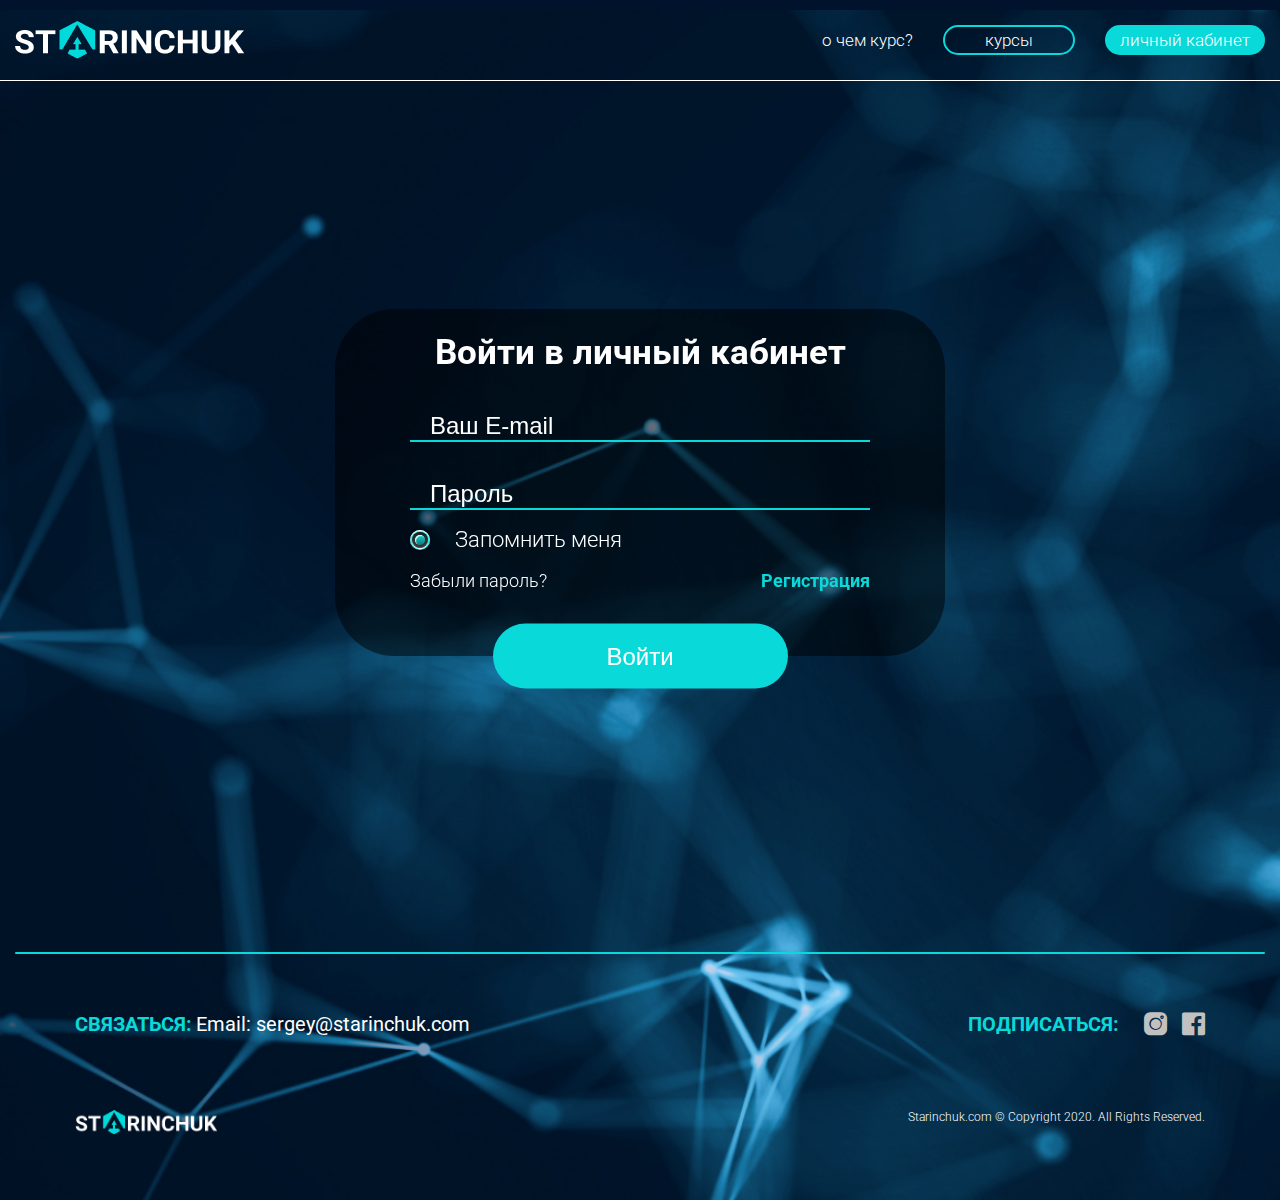
<file: cabinet.html>
<!DOCTYPE html>
<html lang="en">

<head>
    <meta charset="UTF-8">
    <meta name="viewport" content="width=device-width, initial-scale=1.0">
    <title>STARINCHUK</title>

    <link rel="stylesheet" href="./libs/Bootstrap-grid/bootstrap-grid.min.css">
    <link rel="stylesheet" href="./css/style.css">
    <link rel="stylesheet" href="./css/media.css">
    <link
        href="https://fonts.googleapis.com/css2?family=Roboto:ital,wght@0,100;0,300;0,400;0,500;0,700;0,900;1,100;1,300;1,400;1,500;1,700;1,900&display=swap"
        rel="stylesheet">
    <link rel="stylesheet" href="./fonts/font-awesome-4.7.0/css/font-awesome.css">
    <link rel="stylesheet" href="./fonts/ico-svg/style.css">

    <link rel="apple-touch-icon" sizes="57x57" href="./images/favicon/apple-icon-57x57.png">
    <link rel="apple-touch-icon" sizes="60x60" href="./images/favicon/apple-icon-60x60.png">
    <link rel="apple-touch-icon" sizes="72x72" href="./images/favicon/apple-icon-72x72.png">
    <link rel="apple-touch-icon" sizes="76x76" href="./images/favicon/apple-icon-76x76.png">
    <link rel="apple-touch-icon" sizes="114x114" href="./images/favicon/apple-icon-114x114.png">
    <link rel="apple-touch-icon" sizes="120x120" href="./images/favicon/apple-icon-120x120.png">
    <link rel="apple-touch-icon" sizes="144x144" href="./images/favicon/apple-icon-144x144.png">
    <link rel="apple-touch-icon" sizes="152x152" href="./images/favicon/apple-icon-152x152.png">
    <link rel="apple-touch-icon" sizes="180x180" href="./images/favicon/apple-icon-180x180.png">
    <link rel="icon" type="image/png" sizes="192x192" href="./images/favicon/android-icon-192x192.png">
    <link rel="icon" type="image/png" sizes="32x32" href="./images/favicon/favicon-32x32.png">
    <link rel="icon" type="image/png" sizes="96x96" href="./images/favicon/favicon-96x96.png">
    <link rel="icon" type="image/png" sizes="16x16" href="./images/favicon/favicon-16x16.png">
    <link rel="stylesheet" href="https://stackpath.bootstrapcdn.com/font-awesome/4.7.0/css/font-awesome.min.css">
    <link rel="manifest" href="./images/favicon/manifest.json">
    <meta name="msapplication-TileColor" content="#ffffff">
    <meta name="msapplication-TileImage" content="./images/favicon/ms-icon-144x144.png">
    <meta name="theme-color" content="#ffffff">
</head>

<!-- body font-family: Roboto and background  color is #00122C -->

<body>

    <menu>
        <ul>
            <li><a class="menu__cabinet" href="./cabinet.html"><span>Личный кабинет</span></a></li>
            <li><a class="menu__about" href="#more">О чем курс?</a></li>
            <li><a class="menu__course" href="./media.html"><span>Курсы</span> </a></li>

        </ul>
    </menu>
    <!-- wrap-->
    <div class="wrapper">

        <!-- header -->
        <header>
            <div class="container">
                <!-- left side navbar -->
                <div class="navbar-own">
                    <!-- logo -->
                    <div class="navbar-own__logo">

                        <a href="./index.html"><img src="./images/logo/starinchuk_header_logo.png"
                                alt="здесь логотип сайта"></a>
                    </div>
                    <!-- right side navbar -->
                    <div class="navbar-own__right">
                        <a href="./index.html#more">о чем курс?</a>

                        <!-- there is a hover effect here! -->
                        <a class="navbar-button__effect" href="./media.html"><span>курсы</span> </a>
                        <a class="navbar-button__cabinet" href="./cabinet.html"><span>личный кабинет</span></a>
                    </div>
                    <div class="navbar-own__bars">
                        <a id="menu-button" class="menu__button" href="#"><span></span></a>
                    </div>
                </div>
            </div>
        </header>
        <!-- section banner in this class have a background -->
        <section class="login-home">
            <div class="login-main">
                <div class="container">

                    <div class="row justify-content-center">
                        <div class="col-xl-6 col-lg-6 col-md-6 col-sm-6 col-xs-6">
                            <div class="login__items">
                               <div class="login">
                                <form name="loginform" id="loginform" action=""
                                    method="post">
                                    <h3>Войти в личный  кабинет </h3>
                                    <label>
                                        <input type="email" name="log" autocomplete="off" id="user_login" placeholder="Ваш E-mail"/></label>
                                    <label>
                                        <input type="password" name="pwd" id="user_pass" placeholder="Пароль"/></label>
                                        <div class="checkbox">
                                            <div class="roundedOne">
                                                <input type="checkbox" value="None" id="roundedOne" name="check" checked />
                                                <label for="roundedOne"></label>
                                              </div>
                                              <div class="rememberme">
                                                <span>Запомнить меня</span> 
                                              </div>
                                        </div>
                                        <div class="check_in">
                                            <a href="./forgotpass.html">Забыли пароль?</a>
                                            <a href="./checkin.html">Регистрация</a>
                                        </div>
                                    <input type="submit" name="submit" id="submit" value="Войти" />
                                    <input type="hidden" name="redirect_to"
                                        value=""/>
                                    <input type="hidden" name="testcookie" value="1" />
                                </form>
                               </div>
                               
                            </div>
                        </div>
                    </div>
                </div>

            </div>
        </section>
        <!-- footer -->
        <footer class="footer-cabinet">
            <div class="container">
                <div class="footer-main">
                    <div class="footer-main__contact">
                        <span>СВЯЗАТЬСЯ:</span>
                        <small><small>Email:</small>
                            <a href="mailto:sergey@starinchuk.com">sergey@starinchuk.com</a></small>
                    </div>
                    <div class="footer-main__social">
                        <span>ПОДПИСАТЬСЯ:</span>
                        <a href="https://www.instagram.com/starinchuk.sergey/"><i class="icon-instagram-1"></i></a>
                        <a href="https://www.facebook.com/StarincukUAEbusiness"><i class="icon-facebook-1"></i></a>

                    </div>

                </div>
                <div class="footer-copyright">
                    <div class="footer__logo">
                        <a href="./index.html"><img src="./images/logo/starinchuk_footer_logo.png" alt=""></a>
                    </div>
                    <span>Starinchuk.com © Copyright 2020. All Rights Reserved.</span>

                </div>
            </div>
        </footer>

    </div>



    <script src="./libs/jquery/jquery.min.js"></script>
    <script src="js/script.js"></script>
    <script src="./js/main.js"></script>
    <script src="./js/close.js"></script>
</body>

</html>
</file>
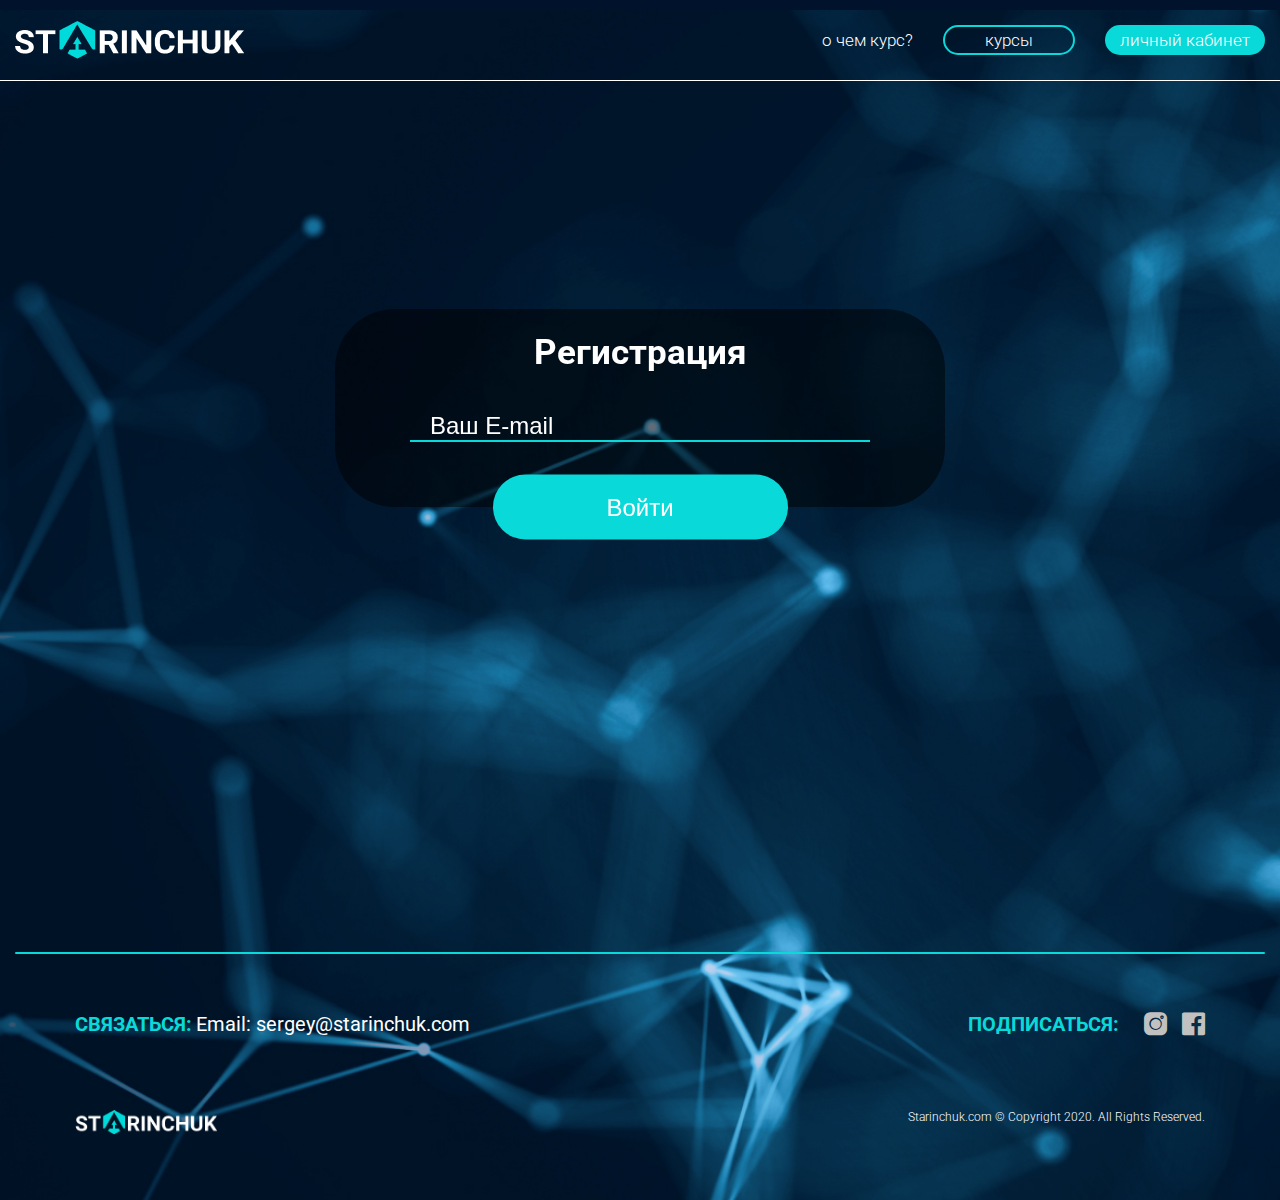
<file: checkin.html>
<!DOCTYPE html>
<html lang="en">

<head>
    <meta charset="UTF-8">
    <meta name="viewport" content="width=device-width, initial-scale=1.0">
    <title>STARINCHUK</title>

    <link rel="stylesheet" href="./libs/Bootstrap-grid/bootstrap-grid.min.css">
    <link rel="stylesheet" href="./css/style.css">
    <link rel="stylesheet" href="./css/media.css">
    <link
        href="https://fonts.googleapis.com/css2?family=Roboto:ital,wght@0,100;0,300;0,400;0,500;0,700;0,900;1,100;1,300;1,400;1,500;1,700;1,900&display=swap"
        rel="stylesheet">
    <link rel="stylesheet" href="./fonts/font-awesome-4.7.0/css/font-awesome.css">
    <link rel="stylesheet" href="./fonts/ico-svg/style.css">

    <link rel="apple-touch-icon" sizes="57x57" href="./images/favicon/apple-icon-57x57.png">
    <link rel="apple-touch-icon" sizes="60x60" href="./images/favicon/apple-icon-60x60.png">
    <link rel="apple-touch-icon" sizes="72x72" href="./images/favicon/apple-icon-72x72.png">
    <link rel="apple-touch-icon" sizes="76x76" href="./images/favicon/apple-icon-76x76.png">
    <link rel="apple-touch-icon" sizes="114x114" href="./images/favicon/apple-icon-114x114.png">
    <link rel="apple-touch-icon" sizes="120x120" href="./images/favicon/apple-icon-120x120.png">
    <link rel="apple-touch-icon" sizes="144x144" href="./images/favicon/apple-icon-144x144.png">
    <link rel="apple-touch-icon" sizes="152x152" href="./images/favicon/apple-icon-152x152.png">
    <link rel="apple-touch-icon" sizes="180x180" href="./images/favicon/apple-icon-180x180.png">
    <link rel="icon" type="image/png" sizes="192x192" href="./images/favicon/android-icon-192x192.png">
    <link rel="icon" type="image/png" sizes="32x32" href="./images/favicon/favicon-32x32.png">
    <link rel="icon" type="image/png" sizes="96x96" href="./images/favicon/favicon-96x96.png">
    <link rel="icon" type="image/png" sizes="16x16" href="./images/favicon/favicon-16x16.png">
    <link rel="stylesheet" href="https://stackpath.bootstrapcdn.com/font-awesome/4.7.0/css/font-awesome.min.css">
    <link rel="manifest" href="./images/favicon/manifest.json">
    <meta name="msapplication-TileColor" content="#ffffff">
    <meta name="msapplication-TileImage" content="./images/favicon/ms-icon-144x144.png">
    <meta name="theme-color" content="#ffffff">
</head>

<!-- body font-family: Roboto and background  color is #00122C -->

<body>

    <menu>
        <ul>
            <li><a class="menu__cabinet" href="./cabinet.html"><span>Личный кабинет</span></a></li>
            <li><a class="menu__about" href="#more">О чем курс?</a></li>
            <li><a class="menu__course" href="./media.html"><span>Курсы</span> </a></li>

        </ul>
    </menu>
    <!-- wrap-->
    <div class="wrapper">

        <!-- header -->
        <header>
            <div class="container">
                <!-- left side navbar -->
                <div class="navbar-own">
                    <!-- logo -->
                    <div class="navbar-own__logo">

                        <a href="./index.html"><img src="./images/logo/starinchuk_header_logo.png"
                                alt="здесь логотип сайта"></a>
                    </div>
                    <!-- right side navbar -->
                    <div class="navbar-own__right">
                        <a href="./index.html#more">о чем курс?</a>

                        <!-- there is a hover effect here! -->
                        <a class="navbar-button__effect" href="./media.html"><span>курсы</span> </a>
                        <a class="navbar-button__cabinet" href="./cabinet.html"><span>личный кабинет</span></a>
                    </div>
                    <div class="navbar-own__bars">
                        <a id="menu-button" class="menu__button" href="#"><span></span></a>
                    </div>
                </div>
            </div>
        </header>
        <!-- section banner in this class have a background -->
        <section class="login-home">
            <div class="login-main">
                <div class="container">

                    <div class="row justify-content-center">
                        <div class="col-xl-6 col-lg-6 col-md-6 col-sm-6 col-xs-6">
                            <div class="login__items">
                                <div class="login">
                                    <form name="loginform" id="loginform" action="" method="post">
                                        <h3>Регистрация</h3>
                                        <label>
                                            <input type="email" name="log" autocomplete="off" id="user_login"
                                                placeholder="Ваш E-mail" /></label>
                                        <input type="submit" name="submit" id="submit" value="Войти" />
                                        <input type="hidden" name="redirect_to" value="" />
                                        <input type="hidden" name="testcookie" value="1" />
                                    </form>
                                </div>

                            </div>
                        </div>
                    </div>
                </div>

            </div>
        </section>
        <!-- footer -->
        <footer class="footer-cabinet">
            <div class="container">
                <div class="footer-main">
                    <div class="footer-main__contact">
                        <span>СВЯЗАТЬСЯ:</span>
                        <small><small>Email:</small>
                            <a href="mailto:sergey@starinchuk.com">sergey@starinchuk.com</a></small>
                    </div>
                    <div class="footer-main__social">
                        <span>ПОДПИСАТЬСЯ:</span>
                        <a href="https://www.instagram.com/starinchuk.sergey/"><i class="icon-instagram-1"></i></a>
                        <a href="https://www.facebook.com/StarincukUAEbusiness"><i class="icon-facebook-1"></i></a>

                    </div>

                </div>
                <div class="footer-copyright">
                    <div class="footer__logo">
                        <a href="./index.html"><img src="./images/logo/starinchuk_footer_logo.png" alt=""></a>
                    </div>
                    <span>Starinchuk.com © Copyright 2020. All Rights Reserved.</span>

                </div>
            </div>
        </footer>

    </div>



    <script src="./libs/jquery/jquery.min.js"></script>
    <script src="js/script.js"></script>
    <script src="./js/main.js"></script>
    <script src="./js/close.js"></script>
</body>

</html>
</file>
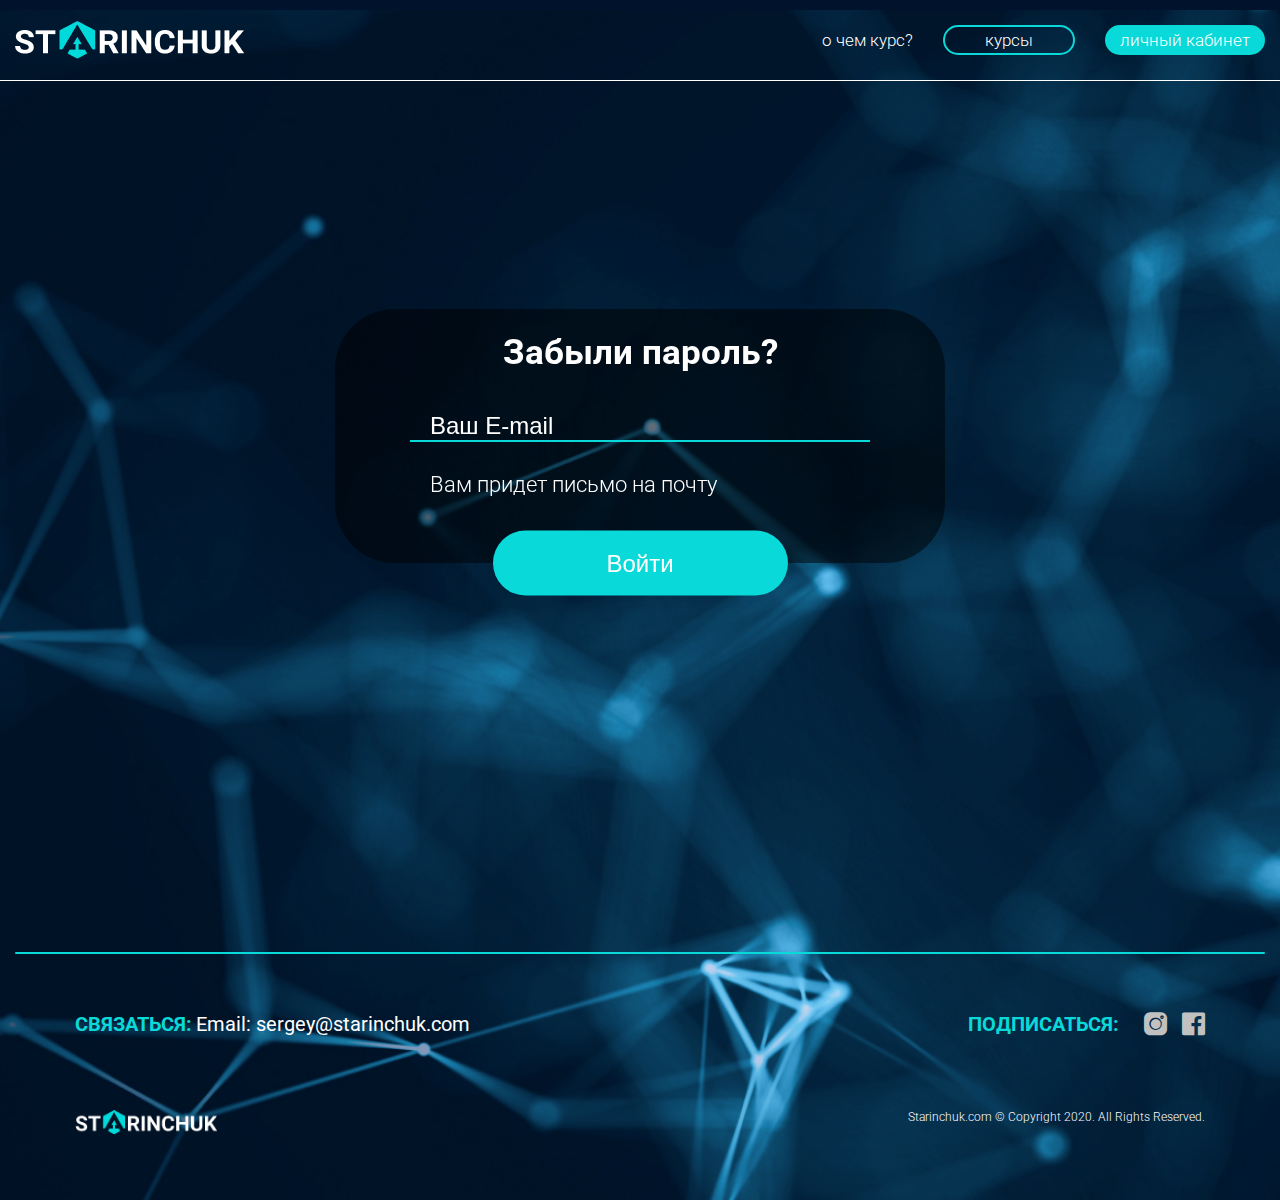
<file: forgotpass.html>
<!DOCTYPE html>
<html lang="en">

<head>
    <meta charset="UTF-8">
    <meta name="viewport" content="width=device-width, initial-scale=1.0">
    <title>STARINCHUK</title>

    <link rel="stylesheet" href="./libs/Bootstrap-grid/bootstrap-grid.min.css">
    <link rel="stylesheet" href="./css/style.css">
    <link rel="stylesheet" href="./css/media.css">
    <link
        href="https://fonts.googleapis.com/css2?family=Roboto:ital,wght@0,100;0,300;0,400;0,500;0,700;0,900;1,100;1,300;1,400;1,500;1,700;1,900&display=swap"
        rel="stylesheet">
    <link rel="stylesheet" href="./fonts/font-awesome-4.7.0/css/font-awesome.css">
    <link rel="stylesheet" href="./fonts/ico-svg/style.css">

    <link rel="apple-touch-icon" sizes="57x57" href="./images/favicon/apple-icon-57x57.png">
    <link rel="apple-touch-icon" sizes="60x60" href="./images/favicon/apple-icon-60x60.png">
    <link rel="apple-touch-icon" sizes="72x72" href="./images/favicon/apple-icon-72x72.png">
    <link rel="apple-touch-icon" sizes="76x76" href="./images/favicon/apple-icon-76x76.png">
    <link rel="apple-touch-icon" sizes="114x114" href="./images/favicon/apple-icon-114x114.png">
    <link rel="apple-touch-icon" sizes="120x120" href="./images/favicon/apple-icon-120x120.png">
    <link rel="apple-touch-icon" sizes="144x144" href="./images/favicon/apple-icon-144x144.png">
    <link rel="apple-touch-icon" sizes="152x152" href="./images/favicon/apple-icon-152x152.png">
    <link rel="apple-touch-icon" sizes="180x180" href="./images/favicon/apple-icon-180x180.png">
    <link rel="icon" type="image/png" sizes="192x192" href="./images/favicon/android-icon-192x192.png">
    <link rel="icon" type="image/png" sizes="32x32" href="./images/favicon/favicon-32x32.png">
    <link rel="icon" type="image/png" sizes="96x96" href="./images/favicon/favicon-96x96.png">
    <link rel="icon" type="image/png" sizes="16x16" href="./images/favicon/favicon-16x16.png">
    <link rel="stylesheet" href="https://stackpath.bootstrapcdn.com/font-awesome/4.7.0/css/font-awesome.min.css">
    <link rel="manifest" href="./images/favicon/manifest.json">
    <meta name="msapplication-TileColor" content="#ffffff">
    <meta name="msapplication-TileImage" content="./images/favicon/ms-icon-144x144.png">
    <meta name="theme-color" content="#ffffff">
</head>

<!-- body font-family: Roboto and background  color is #00122C -->

<body>

    <menu>
        <ul>
            <li><a class="menu__cabinet" href="./cabinet.html"><span>Личный кабинет</span></a></li>
            <li><a class="menu__about" href="#more">О чем курс?</a></li>
            <li><a class="menu__course" href="./media.html"><span>Курсы</span> </a></li>

        </ul>
    </menu>
    <!-- wrap-->
    <div class="wrapper">

        <!-- header -->
        <header>
            <div class="container">
                <!-- left side navbar -->
                <div class="navbar-own">
                    <!-- logo -->
                    <div class="navbar-own__logo">

                        <a href="./index.html"><img src="./images/logo/starinchuk_header_logo.png"
                                alt="здесь логотип сайта"></a>
                    </div>
                    <!-- right side navbar -->
                    <div class="navbar-own__right">
                        <a href="./index.html#more">о чем курс?</a>

                        <!-- there is a hover effect here! -->
                        <a class="navbar-button__effect" href="./media.html"><span>курсы</span> </a>
                        <a class="navbar-button__cabinet" href="./cabinet.html"><span>личный кабинет</span></a>
                    </div>
                    <div class="navbar-own__bars">
                        <a id="menu-button" class="menu__button" href="#"><span></span></a>
                    </div>
                </div>
            </div>
        </header>
        <!-- section banner in this class have a background -->
        <section class="login-home">
            <div class="login-main">
                <div class="container">

                    <div class="row justify-content-center">
                        <div class="col-xl-6 col-lg-6 col-md-6 col-sm-6 col-xs-6">
                            <div class="login__items">
                                <div class="login">
                                    <form name="loginform" id="loginform" action="" method="post">
                                        <h3>Забыли пaроль?</h3>
                                        <label>
                                            <input type="email" name="log" autocomplete="off" id="user_login"
                                                placeholder="Ваш E-mail" /></label>
                                                <div class="forgotpass"><span>Вам придет письмо на почту </span></div>
                                        <input type="submit" name="submit" id="submit" value="Войти" />
                                        <input type="hidden" name="redirect_to" value="" />
                                        <input type="hidden" name="testcookie" value="1" />
                                    </form>
                                </div>

                            </div>
                        </div>
                    </div>
                </div>

            </div>
        </section>
        <!-- footer -->
        <footer class="footer-cabinet">
            <div class="container">
                <div class="footer-main">
                    <div class="footer-main__contact">
                        <span>СВЯЗАТЬСЯ:</span>
                        <small><small>Email:</small>
                            <a href="mailto:sergey@starinchuk.com">sergey@starinchuk.com</a></small>
                    </div>
                    <div class="footer-main__social">
                        <span>ПОДПИСАТЬСЯ:</span>
                        <a href="https://www.instagram.com/starinchuk.sergey/"><i class="icon-instagram-1"></i></a>
                        <a href="https://www.facebook.com/StarincukUAEbusiness"><i class="icon-facebook-1"></i></a>

                    </div>

                </div>
                <div class="footer-copyright">
                    <div class="footer__logo">
                        <a href="./index.html"><img src="./images/logo/starinchuk_footer_logo.png" alt=""></a>
                    </div>
                    <span>Starinchuk.com © Copyright 2020. All Rights Reserved.</span>

                </div>
            </div>
        </footer>

    </div>



    <script src="./libs/jquery/jquery.min.js"></script>
    <script src="js/script.js"></script>
    <script src="./js/main.js"></script>
    <script src="./js/close.js"></script>
</body>

</html>
</file>
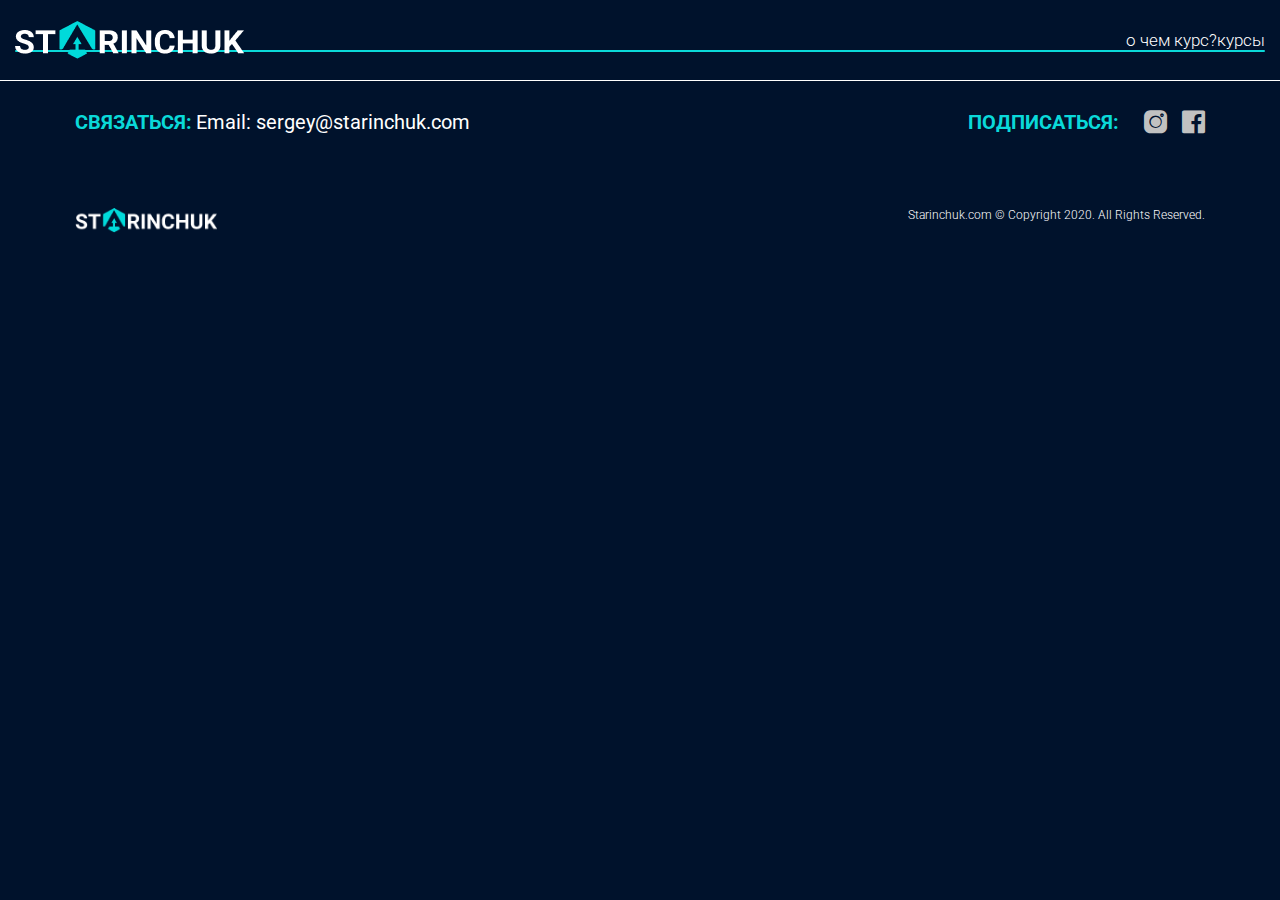
<file: registration-form.html>
<!DOCTYPE html>
<html lang="en">

<head>
    <meta charset="UTF-8">
    <meta name="viewport" content="width=device-width, initial-scale=1.0">
    <title>STARINCHUK</title>

    <link rel="stylesheet" href="./libs/Bootstrap-grid/bootstrap-grid.min.css">
    <link rel="stylesheet" href="./css/style.css">
    <link rel="stylesheet" href="./css/media.css">
    <link
        href="https://fonts.googleapis.com/css2?family=Roboto:ital,wght@0,100;0,300;0,400;0,500;0,700;0,900;1,100;1,300;1,400;1,500;1,700;1,900&display=swap"
        rel="stylesheet">
    <link rel="stylesheet" href="./fonts/ico-svg/style.css">

    <link rel="apple-touch-icon" sizes="57x57" href="./images/favicon/apple-icon-57x57.png">
    <link rel="apple-touch-icon" sizes="60x60" href="./images/favicon/apple-icon-60x60.png">
    <link rel="apple-touch-icon" sizes="72x72" href="./images/favicon/apple-icon-72x72.png">
    <link rel="apple-touch-icon" sizes="76x76" href="./images/favicon/apple-icon-76x76.png">
    <link rel="apple-touch-icon" sizes="114x114" href="./images/favicon/apple-icon-114x114.png">
    <link rel="apple-touch-icon" sizes="120x120" href="./images/favicon/apple-icon-120x120.png">
    <link rel="apple-touch-icon" sizes="144x144" href="./images/favicon/apple-icon-144x144.png">
    <link rel="apple-touch-icon" sizes="152x152" href="./images/favicon/apple-icon-152x152.png">
    <link rel="apple-touch-icon" sizes="180x180" href="./images/favicon/apple-icon-180x180.png">
    <link rel="icon" type="image/png" sizes="192x192" href="./images/favicon/android-icon-192x192.png">
    <link rel="icon" type="image/png" sizes="32x32" href="./images/favicon/favicon-32x32.png">
    <link rel="icon" type="image/png" sizes="96x96" href="./images/favicon/favicon-96x96.png">
    <link rel="icon" type="image/png" sizes="16x16" href="./images/favicon/favicon-16x16.png">
    <link rel="manifest" href="./images/favicon/manifest.json">
    <meta name="msapplication-TileColor" content="#ffffff">
    <meta name="msapplication-TileImage" content="./images/favicon/ms-icon-144x144.png">
    <meta name="theme-color" content="#ffffff">
</head>

<body>
    <div class="wrapper">
        <header>
            <div class="container">
                <div class="navbar-own">
                    <div class="navbar-own__logo">
                        <a href="./index.html"><img src="./images/logo/starinchuk_header_logo.png" alt=""></a>
                    </div>
                    <div class="navbar-own__right">
                        <a href="">о чем курс?</a>
                        <a href=""><span>курсы</span> </a>
                    </div>
                </div>
            </div>
        </header>
        <section class="registration-form">
            <div>
                <!-- сюда надо добавит форм  -->
                <div class="container">
                    <div class="row">
                        <div class="col-xl-12">
                            
                        </div>
                    </div>
                </div>
            </div>
        </section>
        <footer>
            <div class="container">
                <div class="footer-main">
                    <div class="footer-main__contact">
                        <span>СВЯЗАТЬСЯ:</span>
                        <small>Email:
                            <a href="mailto:sergey@starinchuk.com">sergey@starinchuk.com</a></small>
                    </div>
                    <div class="footer-main__social">
                        <span>ПОДПИСАТЬСЯ:</span>
                        <a href="https://www.instagram.com/starinchuk.sergey/"><i class="icon-instagram-1"></i></a>
                        <a href="https://www.facebook.com/StarincukUAEbusiness"><i class="icon-facebook-1"></i></a>

                    </div>
                </div>
                <div class="footer-copyright">
                    <div class="footer__logo">
                        <a href="./index.html"><img src="./images/logo/starinchuk_footer_logo.png" alt=""></a>
                    </div>
                    <span>Starinchuk.com © Copyright 2020. All Rights Reserved.</span>

                </div>
            </div>
        </footer>
    </div>


</body>

</html>
</file>
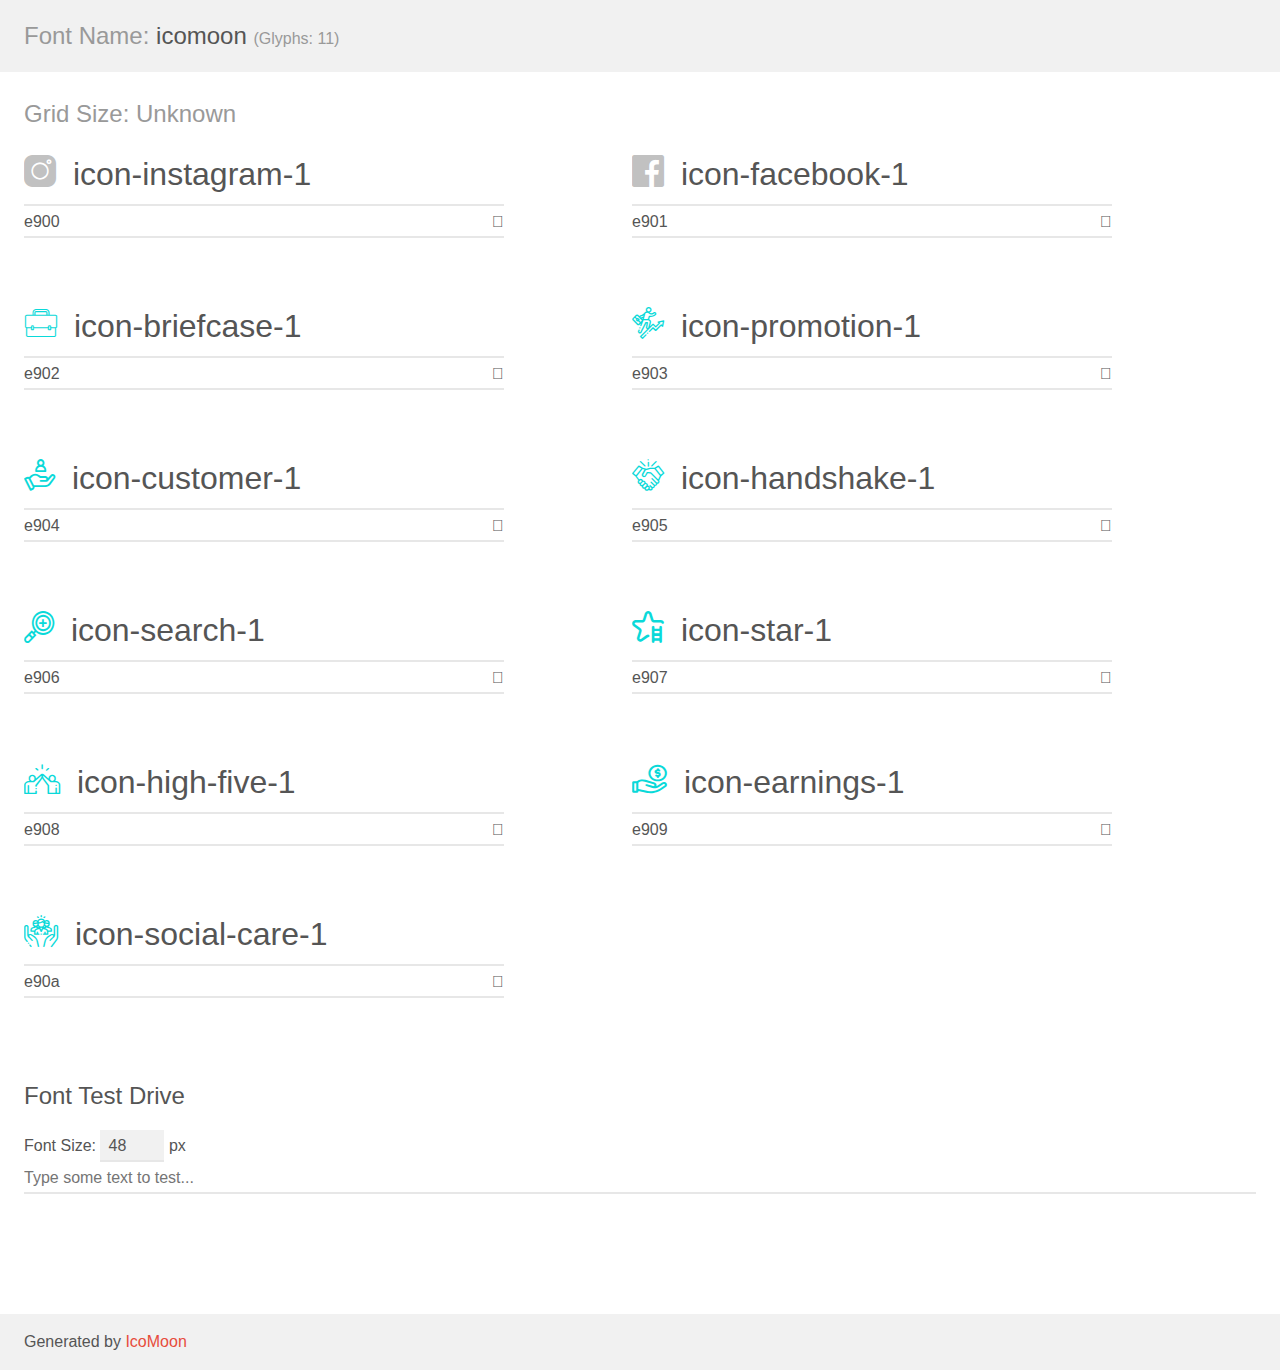
<file: fonts/ico-svg/demo.html>
<!doctype html>
<html>
<head>
    <meta charset="utf-8">
    <title>IcoMoon Demo</title>
    <meta name="description" content="An Icon Font Generated By IcoMoon.io">
    <meta name="viewport" content="width=device-width, initial-scale=1">
    <link rel="stylesheet" href="demo-files/demo.css">
    <link rel="stylesheet" href="style.css">
    <!--[if lt IE 8]><!-->
    <link rel="stylesheet" href="ie7/ie7.css">
    <!--<![endif]-->
</head>
<body>
    <div class="bgc1 clearfix">
        <h1 class="mhmm mvm"><span class="fgc1">Font Name:</span> icomoon <small class="fgc1">(Glyphs:&nbsp;11)</small></h1>
    </div>
    <div class="clearfix mhl ptl">
        <h1 class="mvm mtn fgc1">Grid Size: Unknown</h1>
        <div class="glyph fs1">
            <div class="clearfix bshadow0 pbs">
                <span class="icon-instagram-1"></span>
                <span class="mls"> icon-instagram-1</span>
            </div>
            <fieldset class="fs0 size1of1 clearfix hidden-false">
                <input type="text" readonly value="e900" class="unit size1of2" />
                <input type="text" maxlength="1" readonly value="&#xe900;" class="unitRight size1of2 talign-right" />
            </fieldset>
            <div class="fs0 bshadow0 clearfix hidden-true">
                <span class="unit pvs fgc1">liga: </span>
                <input type="text" readonly value="" class="liga unitRight" />
            </div>
        </div>
        <div class="glyph fs1">
            <div class="clearfix bshadow0 pbs">
                <span class="icon-facebook-1"></span>
                <span class="mls"> icon-facebook-1</span>
            </div>
            <fieldset class="fs0 size1of1 clearfix hidden-false">
                <input type="text" readonly value="e901" class="unit size1of2" />
                <input type="text" maxlength="1" readonly value="&#xe901;" class="unitRight size1of2 talign-right" />
            </fieldset>
            <div class="fs0 bshadow0 clearfix hidden-true">
                <span class="unit pvs fgc1">liga: </span>
                <input type="text" readonly value="" class="liga unitRight" />
            </div>
        </div>
        <div class="glyph fs1">
            <div class="clearfix bshadow0 pbs">
                <span class="icon-briefcase-1"></span>
                <span class="mls"> icon-briefcase-1</span>
            </div>
            <fieldset class="fs0 size1of1 clearfix hidden-false">
                <input type="text" readonly value="e902" class="unit size1of2" />
                <input type="text" maxlength="1" readonly value="&#xe902;" class="unitRight size1of2 talign-right" />
            </fieldset>
            <div class="fs0 bshadow0 clearfix hidden-true">
                <span class="unit pvs fgc1">liga: </span>
                <input type="text" readonly value="" class="liga unitRight" />
            </div>
        </div>
        <div class="glyph fs1">
            <div class="clearfix bshadow0 pbs">
                <span class="icon-promotion-1"></span>
                <span class="mls"> icon-promotion-1</span>
            </div>
            <fieldset class="fs0 size1of1 clearfix hidden-false">
                <input type="text" readonly value="e903" class="unit size1of2" />
                <input type="text" maxlength="1" readonly value="&#xe903;" class="unitRight size1of2 talign-right" />
            </fieldset>
            <div class="fs0 bshadow0 clearfix hidden-true">
                <span class="unit pvs fgc1">liga: </span>
                <input type="text" readonly value="" class="liga unitRight" />
            </div>
        </div>
        <div class="glyph fs1">
            <div class="clearfix bshadow0 pbs">
                <span class="icon-customer-1"></span>
                <span class="mls"> icon-customer-1</span>
            </div>
            <fieldset class="fs0 size1of1 clearfix hidden-false">
                <input type="text" readonly value="e904" class="unit size1of2" />
                <input type="text" maxlength="1" readonly value="&#xe904;" class="unitRight size1of2 talign-right" />
            </fieldset>
            <div class="fs0 bshadow0 clearfix hidden-true">
                <span class="unit pvs fgc1">liga: </span>
                <input type="text" readonly value="" class="liga unitRight" />
            </div>
        </div>
        <div class="glyph fs1">
            <div class="clearfix bshadow0 pbs">
                <span class="icon-handshake-1"></span>
                <span class="mls"> icon-handshake-1</span>
            </div>
            <fieldset class="fs0 size1of1 clearfix hidden-false">
                <input type="text" readonly value="e905" class="unit size1of2" />
                <input type="text" maxlength="1" readonly value="&#xe905;" class="unitRight size1of2 talign-right" />
            </fieldset>
            <div class="fs0 bshadow0 clearfix hidden-true">
                <span class="unit pvs fgc1">liga: </span>
                <input type="text" readonly value="" class="liga unitRight" />
            </div>
        </div>
        <div class="glyph fs1">
            <div class="clearfix bshadow0 pbs">
                <span class="icon-search-1"></span>
                <span class="mls"> icon-search-1</span>
            </div>
            <fieldset class="fs0 size1of1 clearfix hidden-false">
                <input type="text" readonly value="e906" class="unit size1of2" />
                <input type="text" maxlength="1" readonly value="&#xe906;" class="unitRight size1of2 talign-right" />
            </fieldset>
            <div class="fs0 bshadow0 clearfix hidden-true">
                <span class="unit pvs fgc1">liga: </span>
                <input type="text" readonly value="" class="liga unitRight" />
            </div>
        </div>
        <div class="glyph fs1">
            <div class="clearfix bshadow0 pbs">
                <span class="icon-star-1"></span>
                <span class="mls"> icon-star-1</span>
            </div>
            <fieldset class="fs0 size1of1 clearfix hidden-false">
                <input type="text" readonly value="e907" class="unit size1of2" />
                <input type="text" maxlength="1" readonly value="&#xe907;" class="unitRight size1of2 talign-right" />
            </fieldset>
            <div class="fs0 bshadow0 clearfix hidden-true">
                <span class="unit pvs fgc1">liga: </span>
                <input type="text" readonly value="" class="liga unitRight" />
            </div>
        </div>
        <div class="glyph fs1">
            <div class="clearfix bshadow0 pbs">
                <span class="icon-high-five-1"></span>
                <span class="mls"> icon-high-five-1</span>
            </div>
            <fieldset class="fs0 size1of1 clearfix hidden-false">
                <input type="text" readonly value="e908" class="unit size1of2" />
                <input type="text" maxlength="1" readonly value="&#xe908;" class="unitRight size1of2 talign-right" />
            </fieldset>
            <div class="fs0 bshadow0 clearfix hidden-true">
                <span class="unit pvs fgc1">liga: </span>
                <input type="text" readonly value="" class="liga unitRight" />
            </div>
        </div>
        <div class="glyph fs1">
            <div class="clearfix bshadow0 pbs">
                <span class="icon-earnings-1"></span>
                <span class="mls"> icon-earnings-1</span>
            </div>
            <fieldset class="fs0 size1of1 clearfix hidden-false">
                <input type="text" readonly value="e909" class="unit size1of2" />
                <input type="text" maxlength="1" readonly value="&#xe909;" class="unitRight size1of2 talign-right" />
            </fieldset>
            <div class="fs0 bshadow0 clearfix hidden-true">
                <span class="unit pvs fgc1">liga: </span>
                <input type="text" readonly value="" class="liga unitRight" />
            </div>
        </div>
        <div class="glyph fs1">
            <div class="clearfix bshadow0 pbs">
                <span class="icon-social-care-1"></span>
                <span class="mls"> icon-social-care-1</span>
            </div>
            <fieldset class="fs0 size1of1 clearfix hidden-false">
                <input type="text" readonly value="e90a" class="unit size1of2" />
                <input type="text" maxlength="1" readonly value="&#xe90a;" class="unitRight size1of2 talign-right" />
            </fieldset>
            <div class="fs0 bshadow0 clearfix hidden-true">
                <span class="unit pvs fgc1">liga: </span>
                <input type="text" readonly value="" class="liga unitRight" />
            </div>
        </div>
    </div>

    <!--[if gt IE 8]><!-->
    <div class="mhl clearfix mbl">
        <h1>Font Test Drive</h1>
        <label>
            Font Size: <input id="fontSize" type="number" class="textbox0 mbm"
            min="8" value="48" />
            px
        </label>
        <input id="testText" type="text" class="phl size1of1 mvl"
        placeholder="Type some text to test..." value=""/>
        <div id="testDrive" class="icon-" style="font-family: icomoon">&nbsp;
        </div>
    </div>
    <!--<![endif]-->
    <div class="bgc1 clearfix">
        <p class="mhl">Generated by <a href="https://icomoon.io/app">IcoMoon</a></p>
    </div>

    <script src="demo-files/demo.js"></script>
</body>
</html>
</file>
<file: css/style.css>
* {

    margin: 0%;
    padding: 0%;
    text-decoration: none;
    list-style: none;
    box-sizing: border-box;
}

html {
    scroll-behavior: smooth;
}


/* body start */


body {
    font-family: 'Roboto', sans-serif;
    width: 100%;
    background: #00122C;
}

::-webkit-scrollbar {
    width: 13px;
    border-radius: 30px;
    background: rgba(255, 255, 255, 0.4);
}

::-webkit-scrollbar-thumb {
    border-radius: 30px;
    background: #0AD9D9;
    height: 65%;
}

menu {
    position: absolute;
    top: 61px;
    height: 0;
    width: 220px;
    right: 0;
    /* background: rgba(0, 23, 57, 0.8); */
    border-bottom-left-radius: 180%;
    background: #0AD9D9;
    z-index: 20;
    transition: all 0.3s ease-in-out;
    overflow: hidden;
    /* border-left: 0.3px solid rgba(155, 213, 245, 0.7); */
}


menu.active {
    height: 200px;
}

menu ul {
    padding-top: 30px;
    display: flex;
    flex-direction: column;
    align-items: flex-end;
}

menu li {
    padding-right: 15px;
    padding-bottom: 25px;
}

.menu__cabinet {
    color: #ffffff;
    font-size: 20px;
    font-weight: 400;
    display: block;
    position: relative;

}

/* .menu__cabinet::after{
    content: '';
    position: absolute;
    width: 100%;
    height: 1px;
    left: 0;
    background: rgba(155, 213, 245, 0.7);
    bottom: -5px;
    transition: 0.4s ease-in; 
} */


.menu__course {
    color: #ffffff;
    font-size: 20px;
    font-weight: 400;
}

.menu__about {
    color: #ffffff;
    font-size: 20px;
    font-weight: 400;
}

/* body end  */

/* Button effects */



/* ---********************--- */


/*div wrapper start */

.wrapper {
    width: 100%;
    background: #00122C;
    overflow: hidden;
    position: relative;
}


/* div wrapper end  */

/* ---********************--- */

/* header start */


header {
    position: absolute;
    top: 0%;
    width: 100%;
    z-index: 10;
    border-bottom: 1px solid #ffffff;
}

.container {
    max-width: 1300px;
    /* padding-right: 35px;
    padding-left: 35px; */
}


/* header end */

/* ---********************--- */

/* navbar start */


.navbar-own {
    display: flex;
    justify-content: space-between;
    width: 100%;
    height: 98px;
    align-items: center;
}

.navbar-own__logo {
    width: 283px;
    height: 49px;
    max-width: 283px;
    flex: 0 0 283px;
}

.navbar-own__logo img {
    width: auto;
    height: 100%;
    object-fit: contain;
    object-position: center;
}

.navbar-own__right {
    display: flex;
    align-items: center;
}

.navbar-own__right a {
    font-size: 18px;
    font-weight: 300;
    line-height: 21px;
    letter-spacing: 0em;
    color: #ffffff;
}

.navbar-own__right a.navbar-button__effect span {
    font-size: 18px;
    font-weight: 300;
    line-height: 21px;
    letter-spacing: 0em;
    color: #ffffff;
    border: 2px solid #0AD9D9;
    border-radius: 50px;
    display: flex;
    width: 142px;
    height: 35px;
    justify-content: center;
    align-items: center;
    margin-left: 50px;
    position: relative;
    transition: all 0.8s ease-in-out;
    overflow: hidden;
}

.navbar-own__right a.navbar-button__effect span:focus {
    outline: 0;
}

.navbar-own__right a.navbar-button__effect span:before {
    content: '';
    display: block;
    position: absolute;
    background: rgba(255, 255, 255, 1);
    width: 40px;
    height: 100%;
    left: 0;
    top: 0;
    opacity: 1;
    -webkit-filter: blur(40px);
    filter: blur(40px);
    -webkit-transform: translateX(-200px) skewX(-15deg);
    transform: translateX(-200px) skewX(-15deg);
    transition: all 0.8s ease-in-out;
}

.navbar-own__right a.navbar-button__effect span:after {
    content: '';
    display: block;
    position: absolute;
    background: rgba(255, 255, 255, 0.2);
    width: 40px;
    height: 100%;
    left: 30px;
    top: 0;
    opacity: 1;
    -webkit-filter: blur(10px);
    filter: blur(10px);
    -webkit-transform: translateX(-200px) skewX(-15deg);
    transform: translateX(-200px) skewX(-15deg);
    transition: all 0.8s ease-in-out;
}

.navbar-own__right a.navbar-button__effect span:hover {
    border: 2px solid #06D6D6;
    cursor: pointer;
    color: #ffffff;
    letter-spacing: 1px;
    font-size: 19px;
}

.navbar-own__right a.navbar-button__effect span:hover:before {
    -webkit-transform: translateX(200px) skewX(-15deg);
    transform: translateX(200px) skewX(-15deg);
    opacity: 1;
    transition: all 0.8s ease-in-out;
}

.navbar-own__right a.navbar-button__effect span:hover:after {
    -webkit-transform: translateX(200px) skewX(-15deg);
    transform: translateX(200px) skewX(-15deg);
    opacity: 1;
    transition: all 0.8s ease-in-out;
}


.navbar-own__right .navbar-button__cabinet span {
    font-size: 18px;
    font-weight: 300;
    line-height: 21px;
    letter-spacing: 0px;
    color: #ffffff;
    background: #0AD9D9;
    border-radius: 50px;
    display: flex;
    width: 170px;
    height: 35px;
    justify-content: center;
    align-items: center;
    margin-left: 40px;
    position: relative;
    transition: all 0.8s ease-in-out;
    overflow: hidden;
}

.navbar-own__right .navbar-button__cabinet span:focus {
    outline: 0;
}

.navbar-own__right .navbar-button__cabinet span:before {
    content: '';
    display: block;
    position: absolute;
    background: rgba(255, 255, 255, 1);
    width: 40px;
    height: 100%;
    left: 0;
    top: 0;
    opacity: 1;
    -webkit-filter: blur(40px);
    filter: blur(40px);
    -webkit-transform: translateX(-200px) skewX(-15deg);
    transform: translateX(-200px) skewX(-15deg);
    transition: all 0.8s ease-in-out;
}

.navbar-own__right .navbar-button__cabinet span:after {
    content: '';
    display: block;
    position: absolute;
    background: rgba(255, 255, 255, 0.2);
    width: 50px;
    height: 100%;
    left: 30px;
    top: 0;
    opacity: 1;
    -webkit-filter: blur(10px);
    filter: blur(10px);
    -webkit-transform: translateX(-200px) skewX(-15deg);
    transform: translateX(-200px) skewX(-15deg);
    transition: all 0.8s ease-in-out;
}

.navbar-own__right .navbar-button__cabinet span:hover {
    background: #06D6D6;
    cursor: pointer;
    color: #ffffff;
    letter-spacing: 1px;
    font-size: 19px;
}

.navbar-own__right .navbar-button__cabinet span:hover:before {
    -webkit-transform: translateX(200px) skewX(-15deg);
    transform: translateX(200px) skewX(-15deg);
    opacity: 1;
    transition: all 0.8s ease-in-out;
}

.navbar-own__right .navbar-button__cabinet span:hover:after {
    -webkit-transform: translateX(200px) skewX(-15deg);
    transform: translateX(200px) skewX(-15deg);
    opacity: 1;
    transition: all 0.8s ease-in-out;
}

.navbar-own__bars {
    display: none;
}

.menu__button {
    position: absolute;
}

.menu__button {
    cursor: pointer;
    padding: 0px;
}

.menu__button span,
.menu__button span:before,
.menu__button span:after {
    cursor: pointer;
    border-radius: 1px;
    height: 2px;
    width: 25px;
    background: #0AD9D9;
    position: absolute;
    display: block;
    content: '';
}

.menu__button span:before {
    top: 7px;
}

.menu__button span:after {
    bottom: 7px;
}

.menu__button span,
.menu__button span:before,
.menu__button span:after {
    transition: all 200ms ease-in-out;
}

.menu__button.active span {
    background-color: transparent;
}

.menu__button.active span:before,
.menu__button.active span:after {
    top: 0;
}

.menu__button.active span:before {
    transform: rotate(45deg);

}

.menu__button.active span:after {
    transform: rotate(-45deg);

}


/* navbar end */

/* ---********************--- */

/* section banner start*/


.banner {
    width: 100%;
    background: url('../images/background.jpg');
    height: 100vh;
    min-height: 625px;
    background-size: cover;
    position: relative;
    z-index: 9;

}

.banner::after {
    content: '';
    width: 100%;
    height: 100vh;
    background-size: cover;
    background: #001739;
    mix-blend-mode: color;
    opacity: 0.7;
    z-index: 10;
}

.banner-home {
    height: 100%;
    padding-top: 98px;
}

.banner-home__top {
    display: flex;
    align-items: center;
    height: 100%;
}

.banner-home__title {
    text-shadow: 5px, 5px, 5px, #001739;
}

.banner-home__title h1 {
    font-size: 48px;
    font-weight: 900;
    color: #ffffff;
    line-height: 56px;
    padding-top: 30px;
}

.banner-home__title p {
    font-size: 48px;
    font-weight: 300;
    color: #ffffff;
    line-height: 56px;
    padding-right: 50%;
    padding-bottom: 150px;
}

.banner-home__title a.sale-button__effect {
    font-size: 40px;
    font-weight: 400;
    line-height: 1;
    letter-spacing: 0em;
    color: #ffffff;
    display: flex;
    justify-content: center;
    align-items: center;
    width: 357px;
    height: 97px;
    background: #0AD9D9;
    border-radius: 50px;
    position: relative;
    transition: all 0.3s ease-in-out;
    overflow: hidden;
}

.banner-home__title a.sale-button__effect:focus {
    outline: 0;
}

.banner-home__title a.sale-button__effect:before {
    content: '';
    display: block;
    position: absolute;
    background: rgba(255, 255, 255, 1);
    width: 50px;
    height: 100%;
    left: 0;
    top: 0;
    opacity: 1;
    -webkit-filter: blur(40px);
    filter: blur(40px);
    -webkit-transform: translateX(-100px) skewX(-15deg);
    transform: translateX(-100px) skewX(-15deg);
    transition: all 0.3s ease-in-out;
}

.banner-home__title a.sale-button__effect:after {
    content: '';
    display: block;
    position: absolute;
    background: rgba(255, 255, 255, 0.2);
    width: 40px;
    height: 100%;
    left: 30px;
    top: 0;
    opacity: 1;
    -webkit-filter: blur(10px);
    filter: blur(10px);
    -webkit-transform: translateX(-100px) skewX(-15deg);
    transform: translateX(-100px) skewX(-15deg);
    transition: all 0.3s ease-in-out;
}

.banner-home__title a.sale-button__effect:hover {
    background: #06D6D6;
    cursor: pointer;
    color: #ffffff;
    letter-spacing: 1px;
    font-size: 42px;
}

.banner-home__title a.sale-button__effect:hover:before {
    -webkit-transform: translateX(400px) skewX(-15deg);
    transform: translateX(400px) skewX(-15deg);
    opacity: 1;
    transition: all 0.3s ease-in-out;
}

.banner-home__title a.sale-button__effect:hover:after {
    -webkit-transform: translateX(400px) skewX(-15deg);
    transform: translateX(400px) skewX(-15deg);
    opacity: 1;
    transition: all 0.53s ease-in-out;
}


/* section banner end  */

/* ---********************--- */

/* section more start */


.more {
    position: relative;
    width: 100%;
    background-color: #ffffff;
    display: flex;
    align-items: center;
    height: 975px;
}

.more::after {
    content: "";
    position: absolute;
    right: 0;
    background-color: #00122C;
    width: 1055px;
    height: 690px;
    border-top-left-radius: 60px;
    border-bottom-left-radius: 60px;
}

.more::before {
    content: "";
    background-image: url(../images/about-imgbox.png);
    background-repeat: no-repeat;
    background-size: contain;
    width: 845px;
    height: 905px;
    position: absolute;
    bottom: 0;
    left: 262px;
    z-index: 500;
}

.more .more-pictures {
    bottom: 0;
    width: auto;
    display: flex;
    position: absolute;
    z-index: 2;
    width: 845px;
    height: 904px;
}

.more .more-pictures img {
    width: 100%;
    height: 100%;
    object-fit: contain;
    object-position: center;
}

.more-info__content {
    width: 515px;
    padding: 0;
    position: relative;
    z-index: 600;
    transform: translateY(-66px);
}

.more-info__title h2 {
    font-weight: 900;
    font-size: 64px;
    color: #ffffff;
    position: relative;
    line-height: 1;
    padding-bottom: 17px;
    padding-top: 60px;
}

.more-info__title {
    display: flex;
}

.more-info__title h2::after {
    content: '';
    position: absolute;
    bottom: 0;
    width: 100%;
    height: 6px;
    background: #0AD9D9;
    left: 0;
    border-radius: 30px;
}

.more-info__content p {
    font-size: 24px;
    line-height: 28px;
    font-weight: 300;
    color: #ffffff;
    text-indent: 30px;
    text-align: justify;
}

.more-info__content p:first-of-type {
    padding-top: 50px;
    text-align: justify;
    padding-bottom: 40px;
}

.more-info__content .more-info__details {
    font-size: 48px;
    font-weight: 400;
    line-height: 1;
    letter-spacing: 0px;
    color: #ffffff;
    display: flex;
    justify-content: center;
    align-items: center;
    width: 352px;
    height: 94px;
    background: #0AD9D9;
    border-radius: 100px;
    margin: 0 auto;
    transform: translateY(170px);
    position: relative;
    transition: all 0.3s ease-in-out;
    overflow: hidden;
}

.more-info__content a.more-info__details:focus {
    outline: none;
}

.more-info__content a.more-info__details:before {
    content: '';
    display: block;
    position: absolute;
    background: rgba(255, 255, 255, 1);
    width: 60px;
    height: 100%;
    left: 0;
    top: 0;
    opacity: 1;
    -webkit-filter: blur(50px);
    filter: blur(50px);
    -webkit-transform: translateX(-100px) skewX(-15deg);
    transform: translateX(-100px) skewX(-15deg);
    transition: all 0.3s ease-in-out;

}

.more-info__content a.more-info__details:after {
    content: '';
    display: block;
    position: absolute;
    background: rgba(255, 255, 255, 0.2);
    width: 40px;
    height: 100%;
    left: 30px;
    top: 0;
    opacity: 1;
    -webkit-filter: blur(15px);
    filter: blur(15px);
    -webkit-transform: translateX(-100px) skewX(-15deg);
    transform: translateX(-100px) skewX(-15deg);
    transition: all 0.3s ease-in-out;
}

.more-info__content a.more-info__details:hover {
    background: #06D6D6;
    cursor: pointer;
    color: #ffffff;
    letter-spacing: 1px;
    font-size: 50px;
}

.more-info__content a.more-info__details:hover:before {
    -webkit-transform: translateX(600px) skewX(-15deg);
    transform: translateX(600px) skewX(-15deg);
    opacity: 1;
    transition: all 0.3s ease-in-out;
}

.more-info__content a.more-info__details:hover:after {
    -webkit-transform: translateX(600px) skewX(-15deg);
    transform: translateX(600px) skewX(-15deg);
    opacity: 1;
    transition: all 0.53s ease-in-out;
}


/* section more end */

/* ---********************--- */

/* section about start*/

.about {
    margin-top: 250px;
}

/* about-info__top */

.about .about-info__top .about-info-content {
    display: block;
    width: 100%;
}

.about .about-info__top .about-info__title {
    display: flex;
    justify-content: flex-start;
}

.about .about-info__top .about-info__title h2 {
    font-weight: 600;
    font-size: 64px;
    color: #ffffff;
    position: relative;
    line-height: 75px;
    padding-bottom: 40px;
}

.about .about-info__top .about-info__title {
    display: flex;
}

.about .about-info__top .about-info__title h2::after {
    content: '';
    position: absolute;
    bottom: 0;
    width: calc(100% - 20%);
    height: 6px;
    left: 0;
    background: #0AD9D9;
    border-radius: 30px;
}

.about .about-info__top p {
    font-size: 24px;
    line-height: 28px;
    font-weight: 300;
    color: #ffffff;
    text-align: justify;
    text-indent: 20px;
    padding-top: 40px;
}



.about .about-info__top .about-info__icon {
    width: 770px;
    height: 550px;
    transform: translateY(-150px);
}

.about .about-info__top .about-info__icon img {
    width: 100%;
    height: 100%;
    object-fit: contain;
    object-position: center;
}

/* about-info__middle */

.about .about-info__middle .about-info__icon {
    width: 770px;
    height: 550px;
    transform: translateX(-70px);
}

.about .about-info__middle .about-info__icon img {
    width: 100%;
    height: 100%;
    object-fit: contain;
    object-position: center;
}

.about .about-info__middle .about-info__title {
    display: flex;
}

.about .about-info__middle .about-info__title h2 {
    font-weight: 600;
    font-size: 64px;
    color: #ffffff;
    position: relative;
    line-height: 75px;
    padding-bottom: 40px;
    width: calc(100% - 10%);
}

.about .about-info__middle .about-info__title h2::after {
    content: '';
    position: absolute;
    bottom: 0;
    width: 100%;
    height: 6px;
    left: 0;
    background: #0AD9D9;
    border-radius: 30px;
}

.about .about-info__middle p {
    font-size: 24px;
    line-height: 28px;
    font-weight: 300;
    color: #ffffff;
    text-indent: 20px;
    text-align: justify;
    padding-top: 40px;
}

/* about-info__bottom */

.about .about-info__bottom .about-info-content {
    width: 100%;
    display: block;
}

.about .about-info__bottom .about-info__title {
    display: flex;
    justify-content: flex-start;
}

.about .about-info__bottom .about-info__title h2 {
    font-weight: 600;
    font-size: 64px;
    color: #ffffff;
    position: relative;
    line-height: 75px;
    padding-bottom: 40px;
}

.about .about-info__bottom .about-info__title h2::after {
    content: '';
    position: absolute;
    bottom: 0;
    width: 100%;
    height: 6px;
    left: 0;
    background: #0AD9D9;
    border-radius: 30px;
}

.about .about-info__bottom p {
    font-size: 24px;
    line-height: 28px;
    font-weight: 300;
    color: #ffffff;
    text-indent: 20px;
    text-align: justify;
    padding-top: 40px;

}


.about .about-info__bottom .about-info__icon {
    margin-top: -60px;
    width: 640px;
    height: 595px;
    transform: translateX(50px);
}

.about .about-info__bottom .about-info__icon img {
    width: 100%;
    height: 100%;
    object-fit: contain;
    object-position: center;
}


/* section about end */

/* ---********************--- */

/* section media start */

.media {
    margin-top: 170px;
}

.media .media-view {
    width: 100%;
    height: 680px;
}

.media .media-view video {
    width: 100%;
    height: 100%;
    border-radius: 60px;
    object-fit: cover;
    object-position: center;
    outline: none;
}

/* section media end */

/* ---********************--- */

/* section information start */

.information .info-context {
    display: flex;
    justify-content: center;
    padding-top: 100px;
}

.information .info-context .info-context__title h2 {
    font-weight: 600;
    font-size: 64px;
    color: #ffffff;
    position: relative;
    line-height: 75px;
    padding-bottom: 40px;
}

.information .info-context .info-context__title h2::after {
    content: '';
    position: absolute;
    bottom: 0;
    width: 100%;
    height: 6px;
    left: 0;
    background: #0AD9D9;
    border-radius: 30px;
}

.information .info__icons ul {
    display: flex;
    flex-wrap: wrap;
    padding-top: 170px;
    justify-content: space-between;
}

.information .info__icons li {
    display: flex;
    flex-direction: column;
    width: 180px;
    align-items: center;
}

/* .information .info__icons li:nth-child(2) {
    padding: 0 50px;
} */

.information .info__icons i {
    font-size: 170px;
    color: #0AD9D9;
}

.information .info__icons span {
    font-weight: normal;
    font-size: 24px;
    line-height: 28px;
    text-align: center;
    color: #FFFFFF;
    padding-top: 50px;
}

/* information info-textbook */

.information .info-textbook {
    margin-top: 165px;
}

.information .info-textbook .info-textbook__title h2 {
    font-weight: 600;
    font-size: 64px;
    color: #ffffff;
    position: relative;
    line-height: 75px;
    padding-bottom: 40px;
}

.information .info-textbook p.first__paragraph {
    font-weight: 300;
    font-size: 24px;
    line-height: 28px;
    color: #FFFFFF;
}

.information .info-textbook ul {
    padding-top: 20px;
}

.information .info-textbook li {
    border-bottom: 2px solid #0AD9D9;
    padding-top: 20px;
    padding-bottom: 12px;
}

.information .info-textbook li:last-child {
    border-bottom: 0;
    padding-bottom: 70px;
}

.information .info-textbook span {
    font-weight: bold;
    font-size: 24px;
    line-height: 28px;
    color: #0AD9D9;
}

.information .info-textbook li>p {
    color: #ffffff;
    font-weight: 300;
    font-size: 24px;
    line-height: 28px
}

.information .info-textbook .marked__paragraph {
    border: 2px solid #0AD9D9;
    padding: 30px 30px;
    font-weight: 300;
    font-size: 24px;
    line-height: 28px;
    color: #FFFFFF;
}

.information .info-textbook p.second__paragraph {
    font-weight: 300;
    font-size: 24px;
    line-height: 28px;
    color: #FFFFFF;
    padding-top: 60px;
    padding-bottom: 90px;
}

/* section information end */

/* ---********************--- */

/* section sale start */


.sale .sale-ability {
    position: relative;
}

.sale .sale-ability::after {
    content: '';
    display: block;
    position: absolute;
    top: 0;
    width: 100%;
    height: 6px;
    left: 0;
    border-radius: 30px;
    background: #0AD9D9;
}

.sale .sale-ability__title h2 {
    font-weight: 600;
    font-size: 64px;
    color: #ffffff;
    position: relative;
    line-height: 75px;
    padding-top: 160px;
}

.sale .sale-ability__icon ul {
    display: flex;
    flex-wrap: wrap;
    padding-top: 90px;
    justify-content: space-between;

}

.sale .sale-ability__icon li {
    display: flex;
    flex-direction: column;
    width: 230px;
    align-items: center;
}


.sale .sale-ability__icon i {
    font-size: 180px;
    color: #0AD9D9;
}

.sale .sale-ability__icon span {
    font-weight: normal;
    font-size: 24px;
    line-height: 28px;
    text-align: center;
    color: #FFFFFF;
    padding-top: 45px;
}

/* sale-discount */

.sale-discount {
    padding-top: 200px;
    margin: 0 auto;
}

.sale-discount__items {
    width: 432px;
    height: 696px;
    background: white;
    position: relative;
    display: flex;
    flex-direction: column;
    align-items: center;
    padding-top: 115px;
    border-radius: 60px;
    margin: 0;
    margin-bottom: 130px;
    margin-left: 85px;

}

.sale-discount__items .discount {
    width: 166px;
    height: 166px;
    background: #0AD9D9;
    border-radius: 50%;
    position: absolute;
    top: -60px;
    right: -60px;
    display: flex;
    justify-content: center;
    align-items: center;
    flex-direction: column;
}

.sale-discount__items h3.base {
    font-size: 72px;
    font-weight: 900;
    color: #001739;
    line-height: 84px;
}

.sale-discount__items h3.premium {
    font-size: 72px;
    font-weight: 900;
    color: #0AD9D9;
    line-height: 84px;
}

.sale-discount__items .sale__info {
    width: calc(100% - 80px);
    background: rgba(0, 18, 44, 0.15);
    position: relative;
    margin-top: 105px;
    height: 368px;
    border-radius: 0 0 60px 60px;
    display: flex;
    flex-direction: column;
    justify-content: center;
    padding: 0 10px;
}

.sale-discount__items .sale__info>span {
    font-weight: 500;
    font-size: 24px;
    line-height: 28px;
    color: black;
    margin-bottom: 57px;
    width: 65%;
}

.sale-discount__items .sale__info>p {
    line-height: 22px;
    font-size: 19px;
    font-weight: 400;
    color: black;
}

.sale-discount__items .sale__info .price {
    width: 113px;
    height: 113px;
    border-radius: 50%;
    position: absolute;
    left: 50%;
    transform: translateX(-50%);
    background: #001739;
    top: -56.5px;
    display: flex;
    justify-content: center;
    align-items: center;
    flex-direction: column;
}

.sale-discount__items .sale__info .price span {
    color: #0AD9D9;
    padding: 0 17px;
    font-size: 24px;
    font-weight: 900;
}

.sale-discount__items .sale__info .price small {
    position: relative;
    padding: 0 17px;
    font-size: 24px;
    font-weight: 700;
    color: white;
}

.sale-discount__items .sale__info .price small::after {
    content: '';
    display: block;
    position: absolute;
    top: 50%;
    transform: translateY(-50%);
    left: 0;
    width: 100%;
    height: 2px;
    background: #0AD9D9;
}

.sale-discount__items .discount span {
    color: white;
    font-size: 48px;
    font-weight: 700;
    line-height: 56px;


}

.sale-discount__items .discount small {
    color: white;
    font-size: 24px;
    font-weight: 300;
    line-height: 28px;
}

.sale-discount__items .buy__course {
    display: flex;
    position: absolute;
    left: 50%;
    transform: translateX(-50%);
    bottom: -72px;

}

/* for__base button */

.sale-discount__items .buy__course .for__base {
    color: #ffffff;
    font-size: 35px;
    font-weight: 400;
    display: flex;
    border-radius: 50px;
    width: 334px;
    height: 86px;
    background: #0AD9D9;
    justify-content: center;
    align-items: center;
    position: relative;
    transition: all 0.3s ease-in-out;
    overflow: hidden;

}

.sale-discount__items .buy__course .for__base:focus {
    outline: 0;
}

.sale-discount__items .buy__course .for__base:before {
    content: '';
    display: block;
    position: absolute;
    background: rgba(255, 255, 255, 1);
    width: 50px;
    height: 100%;
    left: 0;
    top: 0;
    opacity: 1;
    -webkit-filter: blur(40px);
    filter: blur(40px);
    -webkit-transform: translateX(-100px) skewX(-15deg);
    transform: translateX(-100px) skewX(-15deg);
    transition: all 0.3s ease-in-out;
}

.sale-discount__items .buy__course .for__base:after {
    content: '';
    display: block;
    position: absolute;
    background: rgba(255, 255, 255, 0.2);
    width: 40px;
    height: 100%;
    left: 30px;
    top: 0;
    opacity: 1;
    -webkit-filter: blur(10px);
    filter: blur(10px);
    -webkit-transform: translateX(-100px) skewX(-15deg);
    transform: translateX(-100px) skewX(-15deg);
    transition: all 0.3s ease-in-out;
}

.sale-discount__items .buy__course .for__base:hover {
    background: #06D6D6;
    cursor: pointer;
    color: #ffffff;
    letter-spacing: 1px;
    font-size: 42px;
}

.sale-discount__items .buy__course .for__base:hover:before {
    -webkit-transform: translateX(400px) skewX(-15deg);
    transform: translateX(400px) skewX(-15deg);
    opacity: 1;
    transition: all 0.3s ease-in-out;
}

.sale-discount__items .buy__course .for__base:hover:after {
    -webkit-transform: translateX(400px) skewX(-15deg);
    transform: translateX(400px) skewX(-15deg);
    opacity: 1;
    transition: all 0.53s ease-in-out;
}

/* for__premium button */

.sale-discount__items .buy__course .for__premium {
    color: #ffffff;
    font-size: 35px;
    font-weight: 400;
    display: flex;
    border-radius: 50px;
    width: 334px;
    height: 86px;
    background: #0AD9D9;
    justify-content: center;
    align-items: center;
    position: relative;
    transition: all 0.3s ease-in-out;
    overflow: hidden;
}

.sale-discount__items .buy__course .for__premium:focus {
    outline: 0;
}

.sale-discount__items .buy__course .for__premium:before {
    content: '';
    display: block;
    position: absolute;
    background: rgba(255, 255, 255, 1);
    width: 50px;
    height: 100%;
    left: 0;
    top: 0;
    opacity: 1;
    -webkit-filter: blur(40px);
    filter: blur(40px);
    -webkit-transform: translateX(-100px) skewX(-15deg);
    transform: translateX(-100px) skewX(-15deg);
    transition: all 0.3s ease-in-out;
}

.sale-discount__items .buy__course .for__premium:after {
    content: '';
    display: block;
    position: absolute;
    background: rgba(255, 255, 255, 0.2);
    width: 40px;
    height: 100%;
    left: 30px;
    top: 0;
    opacity: 1;
    -webkit-filter: blur(10px);
    filter: blur(10px);
    -webkit-transform: translateX(-100px) skewX(-15deg);
    transform: translateX(-100px) skewX(-15deg);
    transition: all 0.3s ease-in-out;
}

.sale-discount__items .buy__course .for__premium:hover {
    background: #06D6D6;
    cursor: pointer;
    color: #ffffff;
    letter-spacing: 1px;
    font-size: 42px;
}

.sale-discount__items .buy__course .for__premium:hover:before {
    -webkit-transform: translateX(400px) skewX(-15deg);
    transform: translateX(400px) skewX(-15deg);
    opacity: 1;
    transition: all 0.3s ease-in-out;
}

.sale-discount__items .buy__course .for__premium:hover:after {
    -webkit-transform: translateX(400px) skewX(-15deg);
    transform: translateX(400px) skewX(-15deg);
    opacity: 1;
    transition: all 0.53s ease-in-out;
}

/* section sale end  */

/* ---********************--- */

/* section footer start */

footer {
    padding-bottom: 75px;
    padding-top: 130px;
    z-index: 25;
}

.footer-main {
    position: relative;
    display: flex;
    justify-content: space-between;
    padding-top: 65px;

}

.footer-main::after {
    content: '';
    display: block;
    position: absolute;
    top: 0;
    width: 115%;
    height: 2px;
    left: 50%;
    transform: translate(-50%);
    border-radius: 30px;
    background: #0AD9D9;
}

.footer-main .footer-main__contact span {
    font-size: 24px;
    font-weight: 700;
    color: #0AD9D9;
}

.footer-main .footer-main__contact small {
    font-size: 24px;
    font-weight: 400;
    color: #ffffff;
}

.footer-main .footer-main__contact a {
    font-size: 24px;
    font-weight: 400;
    color: #ffffff;
}

.footer-main .footer-main__social {
    display: flex;
}

.footer-main .footer-main__social span {
    font-size: 24px;
    font-weight: 700;
    color: #0AD9D9;
    margin-right: 15px;
}

.footer-main .footer-main__social a {
    font-size: 29px;
    margin-left: 15px;
}

/* footer-copyright */

.footer-copyright .footer__logo {
    height: 30px;
    max-width: 161px;

}

.footer-copyright .footer__logo img {
    width: auto;
    height: 30px;
    object-fit: contain;
    object-position: center;
}


.footer-copyright {
    display: flex;
    justify-content: space-between;
    padding-top: 80px;
}

.footer-copyright span {
    font-size: 12px;
    font-weight: 300;
    color: #ffffff;
}

/*section footer end  */




/* next page more details */

.more-details {
    display: flex;
    justify-content: center;
    align-items: center;
    width: 100%;
}

.more-details .more-details__context .more-details__title {
    display: flex;
    justify-content: space-between;
    margin-top: 145px;
}

.more-details .more-details__context .more-details__title h2 {
    font-weight: 600;
    font-size: 64px;
    color: #ffffff;
    position: relative;
    line-height: 1;
    padding-bottom: 40px;
    width: 70%;
}

.more-details .more-details__context .more-details__title h2::after {
    content: '';
    position: absolute;
    bottom: 0;
    width: 80%;
    height: 6px;
    background: #0AD9D9;
    left: 0;
    border-radius: 30px;
}

.more-details .more-details__context p {
    font-size: 24px;
    line-height: 28px;
    font-weight: 300;
    color: #ffffff;
    text-indent: 25px;
    text-align: justify;
    display: flex;
    padding-top: 60px;
}

.more-details .more-details__media {
    margin-top: 130px;
}

.more-details .more-details__media .more-details__view {
    width: 100%;
    height: 680px;
    margin-bottom: 130px;
}

.more-details .more-details__media .more-details__view video {
    width: 100%;
    height: 100%;
    border-radius: 60px;
    object-fit: cover;
    object-position: center;
    outline: none;
}

.close {
    position: relative;
    width: 55px;
    height: 55px;
}

.close:hover {
    opacity: 1;
}

.close:before,
.close:after {
    position: absolute;
    left: 25px;
    content: ' ';
    height: 55px;
    width: 3px;
    background-color: #0AD9D9;
}

.close:before {
    transform: rotate(45deg);
}

.close:after {
    transform: rotate(-45deg);
}

/* section more-details end */


/* media html  */
.media-home {
    display: block;
    position: relative;
    padding-top: 98px;
}

.media-main {
    margin-top: 150px;
}

.media-main .row {
    display: flex;
    justify-content: space-around;
}

.media-main__items h3 {
    font-weight: 700;
    font-size: 48px;
    line-height: 56px;
    color: #FFFFFF;

}

.media-main__items span {
    font-weight: bold;
    font-size: 48px;
    line-height: 56px;
    color: #0AD9D9;

}

.media-home .media-main .media-main__items .media__view {
    padding-top: 25px;
    width: auto;
    height: auto;
    opacity: 1;
}

.media-home .media-main .media-main__items .media__view video {
    width: 100%;
    height: 100%;
    border-radius: 20px;
    object-fit: cover;
    object-position: center;
    outline: none;
}

.media-main__items small {
    font-weight: 300;
    font-size: 36px;
    line-height: 42px;
    color: #0AD9D9;
    display: flex;
    position: relative;
    justify-content: flex-end;
    padding-top: 20px;
    padding-bottom: 15px;
    margin-bottom: 120px;
}

.media-main__items small::after {
    content: '';
    background: #0AD9D9;
    height: 2px;
    width: 100%;
    bottom: 0;
    display: flex;
    position: absolute;
}

.media__view {
    display: block;
    position: relative;
}

.media__view::before {
    content: '';
    position: absolute;
    width: 35%;
    height: 35%;
    background: url("../images/ellipse.svg") no-repeat;
    background-size: contain;
    background-position: center;
    bottom: 50%;
    right: 50%;
    opacity: 0.50;
    transform: translate(50%, 50%);
}

.media__view:focus .media__view::before {
    display: none;
}

.media__view::after {
    content: '';
    position: absolute;
    width: 17.5%;
    height: 17.5%;
    background: url("../images/play.svg") no-repeat;
    background-size: contain;
    background-position: center;
    bottom: 50%;
    right: 50%;
    transform: translate(50%, 50%);
}



.login-home {
    width: 100%;
    background: url('../images/background.jpg');
    height: 120vh;
    min-height: 1200px;
    background-size: cover;
    position: relative;
    z-index: 9;
    transform: translateY(10px);

}

.login-home::after {
    content: '';
    width: 100%;
    height: 120vh;
    background-size: cover;
    background: #001739;
    mix-blend-mode: color;
    opacity: 0.7;
    z-index: 10;
}

.login-main {
    position: relative;
    height: 100%;
    padding-top: 99px;
    z-index: 30;

}

.login__items {
    padding-top: 200px;
    display: flex;
    justify-content: center;
}

.login form h3 {
    font-weight: bold;
    font-size: 40px;
    line-height: 47px;
    color: #FFFFFF;
    display: flex;
    justify-content: center;
    padding-top: 23px;

}

.login {
    background: rgba(0, 0, 0, 0.50);
    border-radius: 60px;
    width: 100%;
    height: 100%;
    padding: 0 75px;

}

.login form input[type="email"] {
    font-weight: 200;
    font-size: 24px;
    line-height: 28px;
    color: #FFFFFF;
    padding-top: 5px;
    margin-bottom: 0px;
    width: 100%;
    box-sizing: border-box;
    box-shadow: none;
    outline: none;
    border: none;
    background: none;
    border-bottom: 2px solid #0AD9D9;
    display: block;
text-indent: 20px;
    margin-top: 35px;
}

.login form input::placeholder {
    /* Chrome, Firefox, Opera, Safari 10.1+ */
    color: white;
    font-size: 24px;
    font-weight: 200;
    opacity: 1;
    /* Firefox */
}

:-ms-input-placeholder {
    /* Internet Explorer 10-11 */
    color: white;
}

::-ms-input-placeholder {
    /* Microsoft Edge */
    color: white;
}

.login form input[type="password"] {
    font-weight: 200;
    font-size: 24px;
    line-height: 28px;
    color: #FFFFFF;
    padding-top: 5px;
    margin-bottom: 0px;
    width: 100%;
    box-sizing: border-box;
    box-shadow: none;
    outline: none;
    border: none;
    background: none;
    border-bottom: 2px solid #0AD9D9;
    display: block;
    text-indent: 20px;
    margin-top: 35px;
}

.footer-cabinet {
    position: absolute;
    width: 100%;
    bottom: 0;

}

.checkbox {
    display: inline-flex;
    align-items: center;
}

.rememberme {
    font-weight: 300;
    margin-top: 0px;
    font-size: 24px;
    line-height: 28px;
    color: #FFFFFF;
    background: none;
    display: flex;
    justify-content: center;
    margin-left: 25px;
}

.roundedOne {
    width: 20px;
    height: 20px;
    position: relative;
    margin: 20px auto;
    background: #37ecec;
    border-radius: 50px;
    box-shadow: inset 0px 1px 1px white, 0px 1px 3px rgba(0, 0, 0, 0.5);
}

.roundedOne label {
    width: 16px;
    height: 16px;
    cursor: pointer;
    position: absolute;
    left: 2px;
    top: 2px;
    background: -webkit-gradient(linear, left top, left bottom, from(#222222), to(#45484d));
    background: linear-gradient(to bottom, #222222 0%, #45484d 100%);
    border-radius: 50px;
    box-shadow: inset 0px 1px 1px rgba(0, 0, 0, 0.5), 0px 1px 0px white;
}

.roundedOne label:after {
    content: '';
    width: 10px;
    height: 10px;
    position: absolute;
    top: 3px;
    left: 3px;
    background: #0AD9D9;
    background: -webkit-gradient(linear, left top, left bottom, from(#0AD9D9), to(#117777));
    background: linear-gradient(to bottom, #0AD9D9 0%, #117777 100%);
    opacity: 0;
    border-radius: 50px;
    box-shadow: inset 1px 1px 1px white, 0px 1px 3px rgba(0, 0, 0, 0.5);
}

.roundedOne label:hover::after {
    opacity: 0.3;
}

.roundedOne input[type=checkbox] {
    visibility: hidden;
}

.roundedOne input[type=checkbox]:checked+label:after {
    opacity: 1;
}

.check_in {
    display: flex;
    justify-content: space-between;
    align-items: center;
}

.check_in a {
    font-weight: 300;
    font-size: 18px;
    line-height: 21px;

    color: #FFFFFF;
    
}

.check_in a:nth-of-type(2) {
    font-weight: 700;
    color: #0AD9D9;
}

.login form input[type="submit"] {
    width: 295px;
    height: 65px;
    background: #0AD9D9;
    border-radius: 50px;
    border: none;
    font-weight: normal;
font-size: 24px;
line-height: 28px;
color: #FFFFFF;
transform: translateY(32.5px );
display: block;
margin: auto;
outline: none;
}
.forgotpass{
    margin-top: 30px;
}
.forgotpass span{
    font-weight: 300;
font-size: 24px;
line-height: 28px;
padding-left: 20px;
color: #FFFFFF;
}
</file>
<file: css/media.css>
@media(max-width: 1880px) {
    .more {
        height: 890px;
    }

    .more::before {
        left: 200px;
        width: 820px;
        height: 868px;
    }

    .more::after {
        width: 965px;
        height: 680px;

    }

    .media .media-view {
        height: 100%;
    }

    .more-details .more-details__media .more-details__view {
        height: 100%;
    }

}

@media(max-width: 1720px) {
    .more {
        height: 880px;
    }

    .more::before {
        width: 780px;
        height: 835px;
        left: 162px;
    }

    .more::after {
        width: 910px;
        height: 615px;
    }

    .more-info__content {
        transform: translateY(-19px);
    }

    .more-info__content .more-info__details {
        transform: translateY(90px);
    }

    .sale-discount__items {
        margin-left: 85px;
    }

    .media .media-view {
        height: 100%;
    }

    .more-details .more-details__media .more-details__view {
        height: 100%;
    }

}

@media(max-width: 1570px) {
    .more {
        height: 850px;
    }

    .more::before {
        width: 730px;
        height: 780px;
        left: 142px;
    }

    .more::after {
        width: 875px;
        height: 590px;
    }

    .more-info__content {
        transform: translateY(-7px);
    }

    .more-info__content .more-info__details {
        transform: translateY(60px);
    }

    .sale-discount__items {
        margin-left: 85px;
    }

    .about .about-info__top .about-info__icon {
        width: 650px;
        height: 500px;
        transform: translateY(-130px);
    }

    .about .about-info__middle .about-info__icon {
        width: 700px;
        height: 500px;
        transform: translateX(-50px);
    }

    .about .about-info__bottom .about-info__icon {
        width: 590px;
        height: 560px;
    }

    .footer-main::after {
        width: 105%;
        left: 50%;
        transform: translate(-50%);

    }

    .media .media-view {
        height: 100%;
    }

    .more-details .more-details__media .more-details__view {
        height: 100%;
    }


}

@media(max-width: 1440px) {
    .more {
        height: 768px;
    }

    .more::before {
        width: 685px;
        height: 734px;
        left: 70px;
    }

    .more::after {
        width: 814px;
        height: 540px;
    }

    .more-info__content {
        transform: translateY(17px);
    }

    .more-info__content .more-info__details {
        transform: translateY(60px);
    }

    .more-info__title h2 {
        padding-top: 0px;
    }

    .more-info__content p:first-of-type {
        padding-top: 30px;
        padding-bottom: 20px;
    }

    .sale-discount__items {
        margin-left: 85px;
    }

    .about {
        margin-top: 170px;
    }

    .about .about-info__top .about-info__icon {
        width: 650px;
        height: 500px;
        transform: translateY(-130px);
    }

    .about .about-info__middle .about-info__icon {
        width: 700px;
        height: 500px;
        transform: translateX(-50px);
    }

    .about .about-info__bottom .about-info__icon {
        width: 590px;
        height: 560px;
    }

    .sale .sale-ability__title h2 {
        padding-top: 140px;
    }

    .footer-main::after {
        width: 100%;
    }

    .media .media-view {
        height: 100%;
    }

    .more-details .more-details__media .more-details__view {
        height: 100%;
    }


}

@media(max-width: 1365px) {
    .more {
        height: 768px;
    }

    .more::before {
        width: 685px;
        height: 734px;
        left: 70px;
    }

    .more::after {
        width: 730px;
        height: 540px;
    }

    .more-info__content {
        transform: translateY(10px);
        padding-right: 20px;
    }

    .more-info__content .more-info__details {
        transform: translateY(60px);
    }

    .more-info__title h2 {
        padding-top: 0px;
    }

    .more-info__content p:first-of-type {
        padding-top: 30px;

        padding-bottom: 20px;
    }

    .sale-discount__items {
        margin-left: 75px;
    }

    .about {
        margin-top: 120px;
    }

    .about .about-info__top .about-info__icon {
        width: 580px;
        height: 450px;
        transform: translateY(-100px);
    }

    .about .about-info__middle .about-info__icon {
        width: 650px;
        height: 450px;
        transform: translateX(0px);
    }

    .about .about-info__bottom .about-info__icon {
        width: 540px;
        height: 510px;
    }

    .media .media-view {
        height: 100%;
    }

    .more-details .more-details__media .more-details__view {
        height: 100%;
    }

    .sale .sale-ability__title h2 {
        padding-top: 100px;
    }

    footer {
        padding-bottom: 75px;
        padding-top: 70px;
    }

    .media .media-view {
        height: 100%;
    }

    .more-details .more-details__media .more-details__view {
        height: 100%;
    }

    .login form h3 {
        font-size: 35px;
        line-height: 42px;
    }.login form input[type="email"] {
        font-size: 22px;
        line-height: 26px;
    }.login form input[type="password"] {
        font-size: 22px;
        line-height: 26px;
    }.rememberme {
        font-size: 22px;
        line-height: 26px;
    }.forgotpass span {
        font-size: 22px;
        line-height: 26px;
    }

}

@media(max-width: 1280px) {
    .navbar-own {
        height: 80px;
    }

    .navbar-own__logo {
        width: 229px;
        height: 38px;
        max-width: 229px;
        flex: 0 0 229px;
    }

    .navbar-own__right a {
        font-size: 17px;
        line-height: 20px;
    }

    .navbar-own__right a.navbar-button__effect span {
        font-size: 17px;
        line-height: 20px;
        width: 132px;
        height: 30px;
        margin-left: 30px;
    }

    .navbar-own__right a.navbar-button__effect span:hover {
        letter-spacing: 0.5px;
        font-size: 18px;
    }

    .navbar-own__right .navbar-button__cabinet span {
        font-size: 17px;
        line-height: 20px;
        width: 160px;
        height: 30px;
        margin-left: 30px;
    }

    .navbar-own__right .navbar-button__cabinet span:hover {
        letter-spacing: 0.5px;
        font-size: 18px;
    }

    .banner-home {
        padding-top: 80px;
    }

    .banner-home__title h1 {
        font-size: 40px;
        line-height: 47px;
        padding-top: 10px;
    }

    .banner-home__title p {
        font-size: 40px;
        line-height: 47px;
        padding-right: 40%;
        padding-bottom: 110px;
    }

    .banner-home__title a.sale-button__effect {
        font-size: 34px;
        width: 330px;
        height: 87px;
    }

    .banner-home__title a.sale-button__effect:hover {
        letter-spacing: 1px;
        font-size: 35px;
    }

    .more {
        height: 720px;
    }

    .more::before {
        width: 610px;
        height: 650px;
        left: 100px;
    }

    .more::after {
        width: 665px;
        height: 470px;
    }

    .more-info__content {
        width: 460px;
        transform: translateY(10px);
        padding-right: 20px;
    }

    .more-info__title h2 {
        font-size: 40px;
        padding-top: 0px;
    }

    .more-info__title h2::after {
        height: 4px;
    }

    .more-info__content p {
        font-size: 20px;
        line-height: 23px;
        text-indent: 20px;
    }

    .more-info__content .more-info__details {
        font-size: 35px;
        width: 290px;
        height: 80px;
    }

    .more-info__content a.more-info__details:hover {
        letter-spacing: 1px;
        font-size: 36px;
    }

    .about .about-info__top .about-info__title h2 {
        font-size: 40px;
        line-height: 47px;
        padding-bottom: 25px;
    }

    .about .about-info__top .about-info__title h2::after {
        width: 100%;
        height: 4px;
    }

    .about .about-info__top p {
        font-size: 20px;
        line-height: 23px;
        text-indent: 15px;
        padding-top: 25px;
        width: 480px;
    }

    .about .about-info__top .about-info__icon {
        width: 480px;
        height: 400px;
        transform: translateY(-50px);
    }

    .about .about-info__middle .about-info__title h2 {
        font-size: 40px;
        line-height: 47px;
        padding-bottom: 25px;
        width: 100%;
    }

    .about .about-info__middle .about-info__icon {
        width: 540px;
        height: 400px;
        transform: translateX(0px);
    }

    .about .about-info__middle .about-info__title h2::after {
        width: 100%;
        height: 4px;
    }

    .about .about-info__middle p {
        font-size: 20px;
        line-height: 23px;
        text-indent: 15px;
        padding-top: 25px;
    }

    .about .about-info__bottom .about-info__title h2 {
        font-size: 40px;
        line-height: 47px;
        padding-bottom: 25px;
    }

    .about .about-info__bottom .about-info__title h2::after {
        height: 4px;
    }

    .about .about-info__bottom p {
        font-size: 20px;
        line-height: 23px;
        text-indent: 15px;
        padding-top: 25px;
    }

    .about .about-info__bottom .about-info__icon {
        width: 475px;
        height: 400px;
    }

    .media {
        margin-top: 70px;
    }

    .media .media-view {
        height: 640px;
    }

    .information .info-context {
        padding-top: 30px;
    }

    .information .info-context .info-context__title h2 {
        font-size: 40px;
        line-height: 47px;
        padding-bottom: 25px;
    }

    .information .info-context .info-context__title h2::after {
        height: 4px;
    }

    .information .info__icons ul {
        padding-top: 95px;
        justify-content: center;
    }

    .information .info__icons li {
        width: 33.33333%;
        padding-bottom: 70px;
    }

    .information .info__icons i {
        font-size: 150px;
    }

    .information .info__icons span {
        font-size: 20px;
        line-height: 23px;
        padding-top: 30px;
        width: 160px;
    }

    .information .info-textbook {
        margin-top: 60px;
    }

    .information .info-textbook .info-textbook__title h2 {
        font-size: 40px;
        line-height: 47px;
        padding-bottom: 35px;
    }

    .information .info-textbook p.first__paragraph {
        font-size: 20px;
        line-height: 23px;
    }

    .information .info-textbook ul {
        padding-top: 10px;
    }

    .information .info-textbook li>p {
        font-size: 20px;
        line-height: 23px;
    }

    .information .info-textbook span {
        font-size: 20px;
        line-height: 23px;
    }

    .information .info-textbook li {
        border-bottom: 1.5px solid rgb(10 217 217);
        padding-top: 15px;
        padding-bottom: 10px;
    }

    .information .info-textbook li:last-child {
        padding-bottom: 40px;
    }

    .information .info-textbook .marked__paragraph {
        border: 1.5px solid rgb(10 217 217);
        padding: 20px 20px;
        font-size: 20px;
        line-height: 23px;
    }

    .information .info-textbook p.second__paragraph {
        font-size: 20px;
        line-height: 23px;
        padding-top: 40px;
        padding-bottom: 70px;
    }

    .sale .sale-ability::after {
        height: 4px;
    }

    .sale .sale-ability__title h2 {
        font-size: 40px;
        line-height: 47px;
        padding-top: 60px;
    }

    .sale .sale-ability__icon i {
        font-size: 150px;
    }

    .sale .sale-ability__icon li {
        width: 50%;
        padding-bottom: 60px;
        align-items: center;
    }

    .sale .sale-ability__icon span {
        font-size: 20px;
        line-height: 23px;
        padding-top: 30px;
        width: 50%;
    }

    .sale-discount {
        padding-top: 110px;
        margin: 0 auto;
    }

    .sale-discount__items {
        margin-left: 50px;
    }

    .sale-discount__items .discount {
        width: 130px;
        height: 130px;
        top: -40px;
        right: -40px;
    }

    .sale-discount__items .discount span {
        font-size: 40px;
        line-height: 47px;
    }

    .sale-discount__items {
        width: 380px;
        height: 630px;
        padding-top: 80px;
        margin-bottom: 80px;
        margin-left: 85px;
    }

    .sale-discount__items .sale__info .price span {
        font-size: 20px;
    }

    .sale-discount__items .sale__info .price small {
        font-size: 20px;
    }

    .sale-discount__items .sale__info>span {
        font-size: 20px;
        line-height: 23px;
        margin-bottom: 57px;
        width: 55%;
    }

    .sale-discount__items .sale__info>p {
        line-height: 19px;
        font-size: 18px;
    }

    .sale-discount__items .buy__course {
        bottom: -50px;
    }

    .sale-discount__items h3.base {
        font-size: 57px;
        line-height: 65px;
    }

    .sale-discount__items h3.premium {
        font-size: 57px;
        line-height: 65px;
    }

    .sale-discount__items .sale__info {
        margin-top: 80px;
        height: 365px;
    }

    .sale-discount__items .buy__course .for__base {
        font-size: 28px;
        width: 280px;
        height: 80px;
    }

    .sale-discount__items .buy__course .for__premium {
        font-size: 28px;
        width: 280px;
        height: 80px;
    }

    .sale-discount__items .buy__course .for__base:hover {
        font-size: 29px;
    }

    .sale-discount__items .buy__course .for__premium:hover {
        font-size: 29px;
    }

    footer {
        padding-bottom: 60px;
        padding-top: 50px;
    }

    .footer-main .footer-main__contact span {
        font-size: 20px;
    }

    .footer-main .footer-main__contact small {
        font-size: 20px;
    }

    .footer-main .footer-main__contact a {
        font-size: 20px;
    }

    .footer-main {
        padding-right: 60px;
        padding-left: 60px;
        padding-top: 60px;
    }

    .footer-main .footer-main__social span {
        font-size: 20px;
        margin-right: 10px;
    }

    .footer-main .footer-main__social a {
        font-size: 23px;
    }

    .footer-copyright {
        padding-right: 60px;
        padding-left: 60px;
        padding-top: 70px;
    }

    .footer-copyright .footer__logo img {
        width: auto;
        height: 25px;
    }

    .more-details .more-details__context .more-details__title h2 {
        font-size: 40px;
        line-height: 47px;
        padding-bottom: 35px;
        width: 55%;
    }

    .more-details .more-details__context .more-details__title h2::after {
        width: 70%;
        height: 4px;
    }

    .more-details .more-details__context p {
        font-size: 20px;
        line-height: 23px;
        text-indent: 20px;
        padding-top: 40px;
    }

    .more-details .more-details__media {
        margin-top: 100px;
    }

    .more-details .more-details__media .more-details__view {
        height: 640px;
        margin-bottom: 100px;
    }


    .media .media-view {
        height: 100%;
    }

    .more-details .more-details__media .more-details__view {
        height: 100%;
    }


}

@media(max-width: 1199px) {

    .more {
        height: 720px;
    }

    .more::before {
        width: 560px;
        height: 600px;
        left: 60px;
    }

    .more::after {
        width: 650px;
        height: 460px;
    }

    .more-info__content {
        width: 440px;
        transform: translateY(5px);
        padding-right: 62px;
    }

    .sale-discount__items {
        margin-left: 65px;
    }

    .media .media-view {
        height: 100%;
    }

    .more-details .more-details__media .more-details__view {
        height: 100%;
    }

    .login form h3 {
        font-size: 30px;
        line-height: 40px;
    }.login form input[type="email"] {
        font-size: 20px;
        line-height: 24px;
    }.login form input[type="password"] {
        font-size: 20px;
        line-height: 24px;
    }.rememberme {
        font-size: 20px;
        line-height: 24px;
    }.forgotpass span {
        font-size: 20px;
        line-height: 24px;
    }


}

@media(max-width: 1080px) {

    .more {
        height: 680px;
    }

    .more::before {
        width: 530px;
        height: 565px;
        left: 55px;
    }

    .more::after {
        width: 603px;
        height: 400px;
    }

    .more-info__content {
        width: 440px;
        transform: translateY(22px);
        padding-right: 60px;
    }

    .more-info__content p:first-of-type {
        padding-top: 20px;
        padding-bottom: 15px;
    }

    .more-info__content .more-info__details {
        transform: translateY(15px);
        width: 255px;
        height: 70px;
    }

    .sale-discount__items {
        margin-left: 40px;
    }

    .media .media-view {
        height: 100%;
    }

    .more-details .more-details__media .more-details__view {
        height: 100%;
    }
    .login form h3 {
        font-size: 27px;
        line-height: 35px;
    }
    element.style {
    }
    .login form input[type="email"] {
        font-size: 18px;
        line-height: 21px;
    }.login form input[type="password"] {
        font-size: 18px;
        line-height: 21px;
    }.rememberme {
        font-size: 18px;
        line-height: 21px;
    }.forgotpass span {
        font-size: 18px;
        line-height: 21px;
    }.login form input[type="submit"] {
        width: 222px;
        height: 50px;

       
    }
}

@media(max-width: 991px) {
    .navbar-own__logo {
        width: 181px;
        height: 30px;
        max-width: 181px;
        flex: 0 0 181px;
    }

    

    .navbar-own__right a {
        font-size: 15px;
        line-height: 18px;
        font-weight: 400;
    }

    .navbar-own__right a.navbar-button__effect span {
        font-size: 15px;
        line-height: 18px;
        width: 100px;
        height: 28px;
        margin-left: 25px;
    }

    .navbar-own__right a.navbar-button__effect span:hover {
        border: 1.5px solid #06D6D6;
        letter-spacing: 0.5px;
        font-size: 16px;
    }

    .navbar-own__right .navbar-button__cabinet span {
        font-size: 15px;
        line-height: 18px;
        width: 130px;
        height: 28px;
        margin-left: 25px;
    }

    .navbar-own__right .navbar-button__cabinet span:hover {
        letter-spacing: 0.5px;
        font-size: 16px;
    }

    .navbar-own {
        height: 60px;
    }

    .banner-home {
        padding-top: 60px;
    }

    .banner-home__title h1 {
        font-size: 35px;
        line-height: 42px;
        padding-top: 0px;
    }

    .banner-home__title p {
        font-size: 35px;
        line-height: 42px;
        padding-right: 40%;
        padding-bottom: 90px;
    }

    .banner-home__title a.sale-button__effect {
        font-size: 29px;
        width: 270px;
        height: 65px;
    }

    .banner-home__title a.sale-button__effect:hover {
        letter-spacing: 1px;
        font-size: 30px;
    }

    .more-info__title h2 {
        font-size: 35px;
        padding-bottom: 13px;
    }

    .more-info__title h2::after {
        height: 3px;
    }

    .more-info__content p:first-of-type {
        padding-top: 15px;
        padding-bottom: 12px;
    }

    .more-info__content p {
        font-size: 18px;
        line-height: 20px;
        text-indent: 15px;
    }

    .more-info__content {
        width: 290px;
        transform: translateY(13px);
        padding-right: 0;
    }

    .more-info__content a.more-info__details:hover {
        letter-spacing: 1px;
        font-size: 30px;
    }

    .more-info__content .more-info__details {
        font-size: 29px;
        transform: translateY(15px);
        width: 215px;
        height: 55px;
    }

    .more {
        height: 535px;
    }

    .more::before {
        width: 460px;
        height: 490px;
        left: 10px;
    }

    .more::after {
        width: 425px;
        height: 360px;
    }

    .about .about-info__top .about-info__title h2 {
        font-size: 35px;
        line-height: 42px;
        padding-bottom: 17px;
    }

    .about .about-info__top .about-info__title h2::after {
        width: 70%;
        height: 3px;
    }

    .about .about-info__top p {
        font-size: 18px;
        line-height: 21px;
        text-indent: 15px;
        padding-top: 12px;
        width: 340px;
    }

    .about .about-info__top .about-info__icon {
        width: 340px;
        height: 360px;
        transform: translateY(-45px);
    }

    .about-info-content {
        width: 340px;
    }

    .about .about-info__middle p {
        font-size: 18px;
        line-height: 21px;
        text-indent: 15px;
        padding-top: 12px;
        width: 340px;
    }

    .about .about-info__middle .about-info__icon {
        width: 340px;
        height: 360px;
        transform: translateX(10px);
    }

    .about .about-info__middle .about-info__title h2 {
        font-size: 35px;
        line-height: 42px;
        padding-bottom: 17px;
        width: 80%;
    }

    .about .about-info__middle .about-info__title h2::after {
        width: 100%;
        height: 3px;
    }

    .media {
        margin-top: 45px;
    }

    .media .media-view {
        height: 100%;
    }

    .about .about-info__bottom .about-info__title h2 {
        font-size: 35px;
        line-height: 42px;
        padding-bottom: 17px;
    }

    .about .about-info__bottom p {
        font-size: 18px;
        line-height: 21px;
        text-indent: 15px;
        padding-top: 12px;
        width: 340px;
    }

    .about .about-info__bottom .about-info__title h2::after {
        height: 3px;
    }

    .about .about-info__bottom .about-info__icon {
        width: 320px;
        height: 340px;
        transform: translateX(20px);
    }

    .information .info-context .info-context__title h2 {
        font-size: 35px;
        line-height: 42px;
        padding-bottom: 17px;
    }

    .information .info-context .info-context__title h2::after {
        height: 3px;
    }

    .information .info__icons ul {
        padding-top: 55px;
    }

    .information .info__icons i {
        font-size: 120px;
    }

    .information .info__icons span {
        font-size: 18px;
        line-height: 21px;
        padding-top: 20px;
        width: 150px;
    }

    .information .info-textbook {
        margin-top: 0px;
    }

    .information .info-textbook .info-textbook__title h2 {
        font-size: 35px;
        line-height: 42px;
        padding-bottom: 25px;
    }

    .information .info-textbook p.first__paragraph {
        font-size: 18px;
        line-height: 21px;
    }

    .information .info-textbook li>p {
        font-size: 18px;
        line-height: 21px;
    }

    .information .info-textbook span {
        font-size: 18px;
        line-height: 21px;
    }

    .information .info-textbook li {
        border-bottom: 1px solid rgb(10 217 217);
        padding-top: 10px;
        padding-bottom: 10px;
    }

    .information .info-textbook li:last-child {
        padding-bottom: 25px;
    }

    .information .info-textbook .marked__paragraph {
        border: 1px solid rgb(10 217 217);
        padding: 15px 15px;
        font-size: 18px;
        line-height: 21px;
    }

    .information .info-textbook p.second__paragraph {
        font-size: 18px;
        line-height: 21px;
        padding-top: 25px;
        padding-bottom: 55px;
    }

    .sale .sale-ability::after {
        height: 3px;
    }

    .sale .sale-ability__title h2 {
        font-size: 35px;
        line-height: 42px;
        padding-top: 40px;
    }

    .sale .sale-ability__icon ul {
        padding-top: 50px;
    }

    .sale .sale-ability__icon i {
        font-size: 130px;
    }

    .sale .sale-ability__icon span {
        font-size: 18px;
        line-height: 21px;
        padding-top: 20px;
        width: 40%;
    }

    .sale-discount__items {
        margin-left: 0px;
        width: 300px;
        height: 510px;
        padding-top: 50px;
        margin-bottom: 50px;
    }

    .sale-discount .row .col-md-6:nth-child(1) .sale-discount__items {
        /* margin-left: 60px; */
        margin-left: auto;
        margin-right: 40px;
    }

    .sale-discount .row .col-md-6:nth-child(2) .sale-discount__items {
        margin-left: 20px;
    }

    .sale-discount__items .discount {
        width: 100px;
        height: 100px;
    }

    .sale-discount__items .discount span {
        font-size: 35px;
        line-height: 42px;
    }

    .sale-discount__items .discount small {
        color: rgb(255 255 255);
        font-size: 20px;
        font-weight: 300;
        line-height: 23px;
    }

    .sale-discount__items h3.base {
        font-size: 50px;
        line-height: 57px;
    }

    .sale-discount__items h3.premium {
        font-size: 50px;
        line-height: 57px;
    }

    .sale-discount__items .sale__info .price {
        width: 83px;
        height: 83px;
        top: -41.5px;
    }

    .sale-discount__items .sale__info {
        margin-top: 55px;
        width: calc(100% - 50px);
        height: 330px;
    }

    .sale-discount__items .sale__info .price span {
        font-size: 18px;
        padding: 0 12px;
    }

    .sale-discount__items .sale__info .price small {
        font-size: 18px;
        padding: 0 12px;
    }

    .sale-discount__items .sale__info .price small::after {
        height: 1px;
    }

    .sale-discount__items .sale__info>span {
        font-size: 18px;
        line-height: 21px;
        margin-bottom: 40px;
        width: 65%;
    }

    .sale-discount__items .sale__info>p {
        line-height: 19px;
        font-size: 17px;
    }

    .sale-discount__items .buy__course .for__base {
        font-size: 28px;
        width: 230px;
        height: 60px;
    }

    .sale-discount__items .buy__course .for__base {
        font-size: 23px;
    }

    .sale-discount__items .buy__course .for__base:hover {
        letter-spacing: 0.5px;
        font-size: 24px;
    }

    .sale-discount__items .buy__course .for__premium {
        font-size: 28px;
        width: 230px;
        height: 60px;
    }

    .sale-discount__items .buy__course .for__premium {
        font-size: 23px;
    }

    .sale-discount__items .buy__course .for__premium:hover {
        letter-spacing: 0.5px;
        font-size: 24px;
    }

    .footer-main::after {
        width: 100%;
        height: 1.2px;
    }

    .footer-main .footer-main__contact span {
        font-size: 18px;
    }

    .footer-main .footer-main__contact small {
        font-size: 18px;
    }

    .footer-main .footer-main__contact small>small {
        display: none;
    }

    .footer-main .footer-main__contact a {
        font-size: 18px;
    }

    .footer-main .footer-main__social span {
        font-size: 18px;
        margin-right: 0px;
    }

    .footer-main .footer-main__social a {
        font-size: 19px;
    }

    .footer-copyright .footer__logo img {
        width: auto;
        height: 20px;
    }

    .footer-copyright span {
        font-size: 11px;
    }

    .footer-main {
        padding-right: 30px;
        padding-left: 30px;
        padding-top: 50px;
    }

    .footer-copyright {
        padding-right: 30px;
        padding-left: 30px;
        padding-top: 50px;
    }

    footer {
        padding-bottom: 50px;
        padding-top: 50px;
    }

    .more-details .more-details__media .more-details__view {
        height: 530px;
        margin-bottom: 100px;
    }

    .more-details .more-details__context p {
        font-size: 18px;
        line-height: 21px;
        text-indent: 15px;
        padding-top: 35px;
    }

    .more-details .more-details__context .more-details__title h2 {
        font-size: 35px;
        line-height: 42px;
        padding-bottom: 25px;
        width: 100%;
    }

    .close {
        position: relative;
        width: 45px;
        height: 45px;
    }

    .more-details .more-details__context .more-details__title {
        display: flex;
        justify-content: space-between;
        margin-top: 130px;
    }

    .close:before,
    .close:after {
        position: absolute;
        left: 20px;
        content: ' ';
        height: 45px;
        width: 3px;
        background-color: rgb(10 217 217);
    }

    .media .media-view {
        height: 100%;
    }

    .more-details .more-details__media .more-details__view {
        height: 100%;
    }

    .more-details .more-details__context .more-details__title {
        display: flex;
        justify-content: space-between;
        margin-top: 70px;

    }.media-main__items h3 {
        font-size: 35px;
        line-height: 42px;
    }

    .media-main__items span {
        font-size: 35px;
        line-height: 42px;
    }

    .media-main__items small {
        font-size: 27px;
        line-height: 33px;
    }.login {
        padding: 0 30px;
    }.login form h3 {
        font-size: 25px;
        line-height: 35px;
    }.login form input::placeholder {
        font-size: 20px;
    }.check_in a {
        font-size: 16px;
    }.rememberme {
        font-size: 17px;
        line-height: 21px;
        margin-left: 15px;
    }.roundedOne {
        width: 16px;
        height: 16px;
        margin: 15px auto;
    }.roundedOne label:after {
        width: 8px;
        height: 8px;
          top: 1px;
        left: 2px;
    }.roundedOne label {
        width: 12px;
        height: 12px;
        left: 2px;
        top: 2px;
     }.forgotpass span {
        font-size: 17px;
        line-height: 21px;
    }
}

@media(max-width: 767px) {
    .navbar-own {
        display: flex;
        justify-content: space-between;
        align-items: center;
    }

    .navbar-own__logo {
        width: 157px;
        height: 25px;
        max-width: 157px;
        flex: 0 0 157px;
    }

    .navbar-own__right {
        display: none;
    }

    .navbar-own__bars {
        display: block;
        width: 25px;
    }

    .navbar-own__bars i {
        color: #0AD9D9;
        outline: none;
        font-size: 25px;
    }

    .banner-home__title h1 {
        font-size: 30px;
        line-height: 46px;
        padding-top: 60px;
    }

    .banner-home__title p {
        font-size: 30px;
        line-height: 39px;
        padding-right: 20%;
        padding-bottom: 60px;
    }

    .banner-home__title a.sale-button__effect {
        font-size: 22px;
        width: 215px;
        height: 55px;
    }

    .more::before {
        width: 370px;
        height: 350px;
        left: 0px;
    }

    .more {
        height: 400px;
    }

    .more-info__title h2 {
        font-size: 30px;
        padding-bottom: 10px;
    }

    .more-info__title h2::after {
        height: 2px;
    }

    .more-info__content p:first-of-type {
        padding-top: 10px;
        padding-bottom: 10px;
    }

    .more-info__content p {
        font-size: 15px;
        line-height: 17px;
        text-indent: 10px;
    }

    .more-info__content {
        width: 210px;
        transform: translateY(12px);
        padding-right: 0;
    }

    .more::after {
        width: 350px;
        height: 350px;
    }

    .more-info__content .more-info__details {
        font-size: 25px;
        transform: translateY(5px);
        width: 180px;
        height: 42px;
    }

    .more-info__content a.more-info__details:hover {
        letter-spacing: 0.5px;
        font-size: 26px;
    }

    .about {
        margin-top: 20px;
    }

    .about .about-info__top .about-info__title {
        display: flex;
        justify-content: center;
    }

    .about .about-info__top .about-info__title h2 {
        font-size: 30px;
        line-height: 35px;
        padding-bottom: 10px;
    }

    .about .about-info__top .about-info__title h2::after {
        width: 100%;
        height: 2px;
    }

    .about .about-info__top p {
        font-size: 15px;
        line-height: 17px;
        text-indent: 10px;
        padding-top: 10px;
        width: 100%;
    }

    .about .about-info__top .about-info__icon {
        width: 330px;
        height: 360px;
        margin: auto;
        transform: translateY(0px);
    }

    .about-info__middle .row {
        display: flex;
        flex-direction: column-reverse;
    }

    .about .about-info__middle .about-info__title {
        display: flex;
        justify-content: center;
    }

    .about-info-content {
        width: 100%;
        display: block;
    }

    .about .about-info__middle .about-info__title h2 {
        font-size: 30px;
        line-height: 35px;
        padding-bottom: 10px;
        width: auto;
    }

    .about .about-info__middle .about-info__title h2::after {
        height: 2px;
    }

    .about .about-info__middle .about-info__title {
        display: flex;

    }

    .about .about-info__middle p {
        font-size: 15px;
        line-height: 17px;
        text-indent: 10px;
        padding-top: 10px;
        width: 100%;
    }

    .about .about-info__middle .about-info__icon {
        width: 330px;
        height: 340px;
        transform: translateX(0px);
        margin: auto;
        margin-top: 25px;
    }

    .media .media-view {
        height: 100%;
    }

    .about .about-info__bottom .about-info__title h2 {
        font-size: 30px;
        line-height: 35px;
        padding-bottom: 10px;
    }

    .about .about-info__bottom .about-info__title h2::after {
        height: 2px;
    }

    .about .about-info__bottom .about-info__title {
        display: flex;
        justify-content: center;
    }

    .about .about-info__bottom p {
        font-size: 15px;
        line-height: 17px;
        text-indent: 10px;
        padding-top: 10px;
        width: 100%;
    }

    .about .about-info__bottom .about-info__icon {
        width: 320px;
        height: 340px;
        transform: translateX(0px);
        margin: auto;
    }

    .information .info-context .info-context__title h2 {
        font-size: 30px;
        line-height: 35px;
        padding-bottom: 10px;
    }

    .information .info-context .info-context__title h2::after {
        height: 2px;
    }

    .information .info__icons ul {
        padding-top: 30px;
    }

    .information .info__icons i {
        font-size: 90px;
    }

    .information .info__icons span {
        font-size: 15px;
        line-height: 17px;
        padding-top: 15px;
        width: 125px;
    }

    .information .info__icons li {
        padding-bottom: 50px;
    }

    .information .info-textbook .info-textbook__title h2 {
        font-size: 30px;
        line-height: 35px;
        padding-bottom: 20px;
    }

    .information .info-textbook p.first__paragraph {
        font-size: 15px;
        line-height: 17px;
    }

    .information .info-textbook li>p {
        font-size: 15px;
        line-height: 17px;
    }

    .information .info-textbook span {
        font-size: 15px;
        line-height: 17px;
    }

    .information .info-textbook .marked__paragraph {
        border: 1px solid rgb(10 217 217);
        padding: 15px 15px;
        font-size: 15px;
        line-height: 17px;
    }

    .information .info-textbook p.second__paragraph {
        font-size: 15px;
        line-height: 17px;
        padding-top: 20px;
        padding-bottom: 45px;
    }

    .sale .sale-ability__title h2 {
        font-size: 30px;
        line-height: 35px;
        padding-top: 30px;
    }

    .sale .sale-ability::after {
        height: 2px;
    }

    .sale .sale-ability__icon i {
        font-size: 100px;
    }

    .sale .sale-ability__icon span {
        font-size: 15px;
        line-height: 17px;
        padding-top: 15px;
        width: 45%;
    }

    .sale .sale-ability__icon li {
        padding-bottom: 45px;
    }

    .sale-discount .row .col-md-6:nth-child(1) .sale-discount__items {
        margin-right: auto;

    }

    .sale-discount .sale-discount__items {
        width: 85%;
        margin: auto;
        height: 330px;
        padding-top: 30px;
        margin-bottom: 60px;
    }

    .sale-discount__items h3.base {
        font-size: 45px;
        line-height: 52px;
    }

    .sale-discount__items h3.premium {
        font-size: 45px;
        line-height: 52px;
    }

    .sale-discount__items .discount span {
        font-size: 30px;
        line-height: 35px;
    }

    .sale-discount__items .discount small {
        color: rgb(255 255 255);
        font-size: 18px;
        font-weight: 300;
        line-height: 21px;
    }

    .sale-discount__items .discount {
        width: 90px;
        height: 90px;
        top: -30px;
        right: -30px;
    }

    .sale-discount__items .sale__info .price span {
        font-size: 15px;
        padding: 0 10px;
    }

    .sale-discount__items .sale__info .price small {
        font-size: 15px;
        padding: 0px 10px;
    }

    .sale-discount__items .sale__info .price small::after {
        height: 0.5px;
    }

    .sale-discount__items .sale__info .price {
        width: 70px;
        height: 70px;
        top: -35px;
    }

    .sale-discount__items .sale__info {
        margin-top: 45px;
        width: calc(100% - 50px);
        height: 175px;
    }

    .sale-discount__items .sale__info>span {
        font-size: 15px;
        line-height: 17px;
        margin-bottom: 15px;
        width: 100%;
    }

    .sale-discount__items .sale__info>p {
        line-height: 16px;
        font-size: 14px;
    }

    .sale-discount__items .buy__course .for__premium {
        font-size: 18px;
        width: 190px;
        height: 45px;
    }

    .sale-discount__items .buy__course .for__premium:hover {
        font-size: 19px;
        letter-spacing: 0.5px;
    }

    .sale-discount__items .buy__course .for__base {
        font-size: 18px;
        width: 190px;
        height: 45px;
    }

    .sale-discount__items .buy__course .for__base:hover {
        font-size: 19px;
        letter-spacing: 0.5px;
    }

    .sale-discount__items .buy__course {
        bottom: -22.5px;
    }

    footer {
        padding-bottom: 30px;
        padding-top: 30px;
    }

    .footer-main {
        padding-right: 25px;
        padding-left: 25px;
        padding-top: 35px;
    }

    .footer-main .footer-main__contact span {
        font-size: 15px;
    }

    .footer-main .footer-main__contact a {
        font-size: 15px;
    }

    .footer-main .footer-main__social span {
        font-size: 15px;
        margin-right: 0px;
    }

    .footer-main .footer-main__social a {
        font-size: 15px;
        margin-left: 10px;
    }

    .footer-copyright {
        padding-right: 25px;
        padding-left: 25px;
        padding-top: 40px;
    }

    .footer-copyright .footer__logo img {
        width: auto;
        height: 18px;
    }

    .footer-copyright span {
        font-size: 9px;
    }


    .more-details .more-details__context .more-details__title h2 {
        font-size: 30px;
        line-height: 35px;
        padding-bottom: 15px;
        width: 100%;
    }

    .close {
        position: relative;
        width: 40px;
        height: 40px;
    }

    .more-details .more-details__context .more-details__title {
        display: flex;
        justify-content: space-between;
        margin-top: 120px;
    }

    .close:before,
    .close:after {
        position: absolute;
        left: 18px;
        content: ' ';
        height: 45px;
        width: 2px;
        background-color: rgb(10 217 217);
    }

    .more-details .more-details__context p {
        font-size: 15px;
        line-height: 18px;
        text-indent: 15px;
        padding-top: 20px;
    }

    .more-details .more-details__media {
        margin-top: 50px;
    }

    .more-details .more-details__media .more-details__view {
        height: 100%;
        margin-bottom: 100px;
    }

    .sale-discount .row .col-md-6:nth-child(2) .sale-discount__items {
        margin-left: auto;
    }

    .media .media-view video {
        width: 100%;
        height: 100%;
        border-radius: 20px;
        object-fit: cover;
        object-position: center;
        outline: none;
    }

    .sale-discount__items .sale__info>span {
        font-size: 15px;
        line-height: 15px;
        margin-bottom: 13px;
        width: 100%;
        margin-top: 17px;
    }

    .media .media-view {
        height: 100%;
    }

    .more-details .more-details__media .more-details__view {
        height: 100%;
    }

    .media .media-view video {
        width: 100%;
        height: 100%;
        border-radius: 30px;
        object-fit: cover;
        object-position: center;
        outline: none;
    }

    .more-details .more-details__media .more-details__view video {
        width: 100%;
        height: 100%;
        border-radius: 30px;
        object-fit: cover;
        object-position: center;
        outline: none;
    }

    .more-details .more-details__context .more-details__title {
        display: flex;
        justify-content: space-between;
        margin-top: 70px;
    }
    .media-main__items h3 {
        font-size: 30px;
        line-height: 37px;
    }

    .media-main__items span {
        font-size: 30px;
        line-height: 37px;
    }

    .media-main__items small {
        font-size: 25px;
        line-height: 32px;
    } .media-main__items h3 {
        font-size: 30px;
        line-height: 37px;
    }

    .media-main__items span {
        font-size: 30px;
        line-height: 37px;
    }

    .media-main__items small {
        font-size: 22px;
        line-height: 29px;
    }
    .login {

        padding: 0 15px;
    }
    .login form input::placeholder {
        font-size: 15px;
    }
    .login {
        border-radius: 30px;

        padding: 0 10px;
    }.login form h3 {
        font-size: 20px;
        line-height: 30px;
    }.login form input[type="email"] {
        font-size: 15px;
        line-height: 19px;
        text-indent: 10px;
    }.login form input[type="password"] {
        font-size: 15px;
        line-height: 19px;
        text-indent: 10px;
    }.rememberme {
        font-size: 14px;
        line-height: 19px;
        margin-left: 10px;
    }.check_in a {
        font-size: 13px;
    }.login form input[type="submit"] {
        width: 150px;
        height: 35px;
        font-size: 20px;
        transform: translateY(17.5px );
    }.forgotpass span {
        font-size: 14px;
        line-height: 18px;
    }
}


@media(max-width: 575px) {
    .banner-home__title h1 {
        font-size: 25px;
        line-height: 32px;
        padding-top: 60px;
    }

    .navbar-own__logo {
        width: 139px;
        height: 23px;
        max-width: 139px;
        flex: 0 0 139px;
    }

    .navbar-own {
        height: 50px;
    }

    menu {
        top: 51px;
        width: 170px;
    }

    menu.active {
        height: 160px;
    }

    .menu__cabinet {
        font-size: 18px;
    }

    .menu__about {
        font-size: 18px;
    }

    .menu__course {
        font-size: 18px;
    }

    menu ul {
        padding-top: 20px;
    }

    menu li {
        padding-right: 10px;
        padding-bottom: 20px;
    }

    .navbar-own__bars {
        width: 20px;
    }

    .menu__button span,
    .menu__button span:before,
    .menu__button span:after {
        height: 1.5px;
        width: 20px;

    }

    .banner-home__title p {
        font-size: 25px;
        line-height: 32px;
        padding-right: 0%;
        padding-bottom: 40px;
    }

    .banner-home__title a.sale-button__effect {
        font-size: 20px;
        width: 190px;
        height: 50px;
    }

    .banner-home__title a.sale-button__effect:hover {
        font-size: 21px;
        letter-spacing: 0.5px;
    }

    .more {
        min-height: 400px;
    }

    .more::before {
        display: none;
    }

    .more::after {
        width: 100%;
        height: 90%;
        border-radius: 0;
    }

    .more-info__content {
        width: 90%;
        transform: translateY(0px);
        padding-right: 0;
        margin: auto;

    }

    .media .media-view {
        height: 280px;
    }

    .information .info-context .info-context__title h2 {
        font-size: 25px;
        line-height: 32px;
        padding-bottom: 10px;
    }

    .about .about-info__top .about-info__title h2 {
        font-size: 25px;
        line-height: 32px;
        padding-bottom: 10px;
    }

    .more-info__title h2 {
        font-size: 25px;
        padding-bottom: 10px;
    }

    .about .about-info__middle .about-info__title h2 {
        font-size: 25px;
        line-height: 32px;
        padding-bottom: 10px;
        width: auto;
    }

    .more-info__content .more-info__details {
        font-size: 25px;
        transform: translateY(40px);
        width: 170px;
        height: 42px;
    }

    .information .info__icons i {
        font-size: 80px;
    }

    .information .info-textbook .info-textbook__title h2 {
        font-size: 25px;
        line-height: 32px;
        padding-bottom: 20px;
    }

    .sale .sale-ability__title h2 {
        font-size: 25px;
        line-height: 32px;
        padding-top: 30px;
    }

    .sale .sale-ability__icon i {
        font-size: 90px;
    }

    .sale .sale-ability__icon span {
        font-size: 15px;
        line-height: 17px;
        padding-top: 15px;
        width: 70%;
    }

    .sale-discount__items {
        border-radius: 45px;
    }

    .sale-discount__items .sale__info {
        border-radius: 0 0 40px 40px;
    }

    .footer-main {
        justify-content: center;
        flex-direction: column;
        padding-right: 0;
        padding-left: 0;
        padding-top: 30px;
        display: flex;
    }

    .footer-main__contact {
        padding-bottom: 20px;
        margin: auto;
    }

    .footer-copyright {
        flex-direction: column;
        justify-content: center;
        padding-right: 0px;
        padding-left: 0;
        padding-top: 20px;
        display: flex;
    }

    .footer-main .footer-main__social {
        display: flex;
        margin: auto;
    }

    .footer-copyright .footer__logo {
        height: 30px;
        max-width: 103px;
        margin: auto;
    }

    .footer-copyright span {
        font-size: 9px;
        margin: auto;
    }

    .sale-discount {
        padding-top: 80px;
        margin: 0 auto;
    }

    .more-info__content .more-info__details {
        font-size: 20px;
        transform: translateY(0);
        width: 160px;
        height: 42px;
    }

    .more-info__content .more-info__details {
        font-size: 20px;
        margin-top: 15px;
        width: 150px;
        height: 42px;
    }

    .about .about-info__top .about-info__icon {
        width: 100%;
        /* height: 400px; */
        margin: auto;
        transform: translateY(0px);
    }

    .about .about-info__middle .about-info__icon {
        width: 100%;
        /* height: 340px; */
        transform: translateX(0px);
        margin: auto;
        margin-top: 25px;
    }

    .about .about-info__middle .about-info__title h2 {
        font-size: 23px;
        line-height: 29px;
        padding-bottom: 10px;
        width: auto;
    }

    .about .about-info__top .about-info__title h2 {
        font-size: 23px;
        line-height: 29px;
        padding-bottom: 10px;
    }

    .more-info__title h2 {
        font-size: 23px;
        padding-bottom: 10px;
    }

    .media .media-view {
        width: auto;
        height: 270px;
    }

    .about .about-info__bottom .about-info__icon {
        width: auto;
        /* height: 340px; */
        transform: translateX(0px);
        margin: auto;
    }

    .about .about-info__bottom .about-info__title h2 {
        font-size: 23px;
        line-height: 29px;
        padding-bottom: 10px;
    }

    .sale .sale-ability__title h2 {
        font-size: 23px;
        line-height: 29px;
        padding-top: 30px;
    }

    .sale .sale-ability__icon i {
        font-size: 70px;
    }

    .information .info-context .info-context__title h2 {
        font-size: 23px;
        line-height: 29px;
        padding-bottom: 10px;
    }

    .information .info__icons i {
        font-size: 70px;
    }

    .information .info__icons li {
        width: 40%;
        padding-bottom: 45px;
    }

    .information .info__icons ul {
        display: flex;
        justify-content: space-around;
    }

    .more-details .more-details__context .more-details__title h2 {
        font-size: 23px;
        line-height: 29px;
        padding-bottom: 15px;
        width: 100%;
    }

    .more-details .more-details__context .more-details__title h2::after {
        width: 70%;
        height: 2px;
    }

    .close {
        position: relative;
        width: 30px;
        height: 30px;
    }

    .close:before,
    .close:after {
        left: 13px;
        height: 30px;
    }

    .more-details .more-details__media .more-details__view {
        height: 100%;
        margin-bottom: 100px;
        width: auto;
    }

    .media .media-view video {
        width: 100%;
        height: 100%;
        border-radius: 20px;
        object-fit: cover;
        object-position: center;
        outline: none;
    }

    .media .media-view {
        height: 100%;
    }

    .more-details .more-details__media .more-details__view {
        height: 100%;
    }

    .more-details .more-details__media .more-details__view video {
        width: 100%;
        height: 100%;
        border-radius: 20px;
        object-fit: cover;
        object-position: center;
        outline: none;
    }

    .more-details .more-details__context .more-details__title {
        display: flex;
        justify-content: space-between;
        margin-top: 70px;
    }.media-main__items h3 {
        font-size: 23px;
        line-height: 29px;
    }
    
    .media-main__items span {
        font-size: 23px;
        line-height: 29px;
    }
    
    .media-main__items small {
        font-size: 20px;
        line-height: 25px;
    }.login {

        padding: 0 15px;
    }
    .login form input::placeholder {
        font-size: 15px;
    }
    .login {
        border-radius: 30px;

        padding: 0 10px;
    }.login form h3 {
        font-size: 20px;
        line-height: 30px;
    }.login form input[type="email"] {
        font-size: 15px;
        line-height: 19px;
        text-indent: 10px;
    }.login form input[type="password"] {
        font-size: 15px;
        line-height: 19px;
        text-indent: 10px;
    }.rememberme {
        font-size: 14px;
        line-height: 19px;
        margin-left: 10px;
    }.check_in a {
        font-size: 13px;
    }.login form input[type="submit"] {
        width: 150px;
        height: 35px;
        font-size: 20px;
        transform: translateY(17.5px );
    }.forgotpass span {
        font-size: 14px;
        line-height: 18px;
    }
}


@media(max-width: 350px) {
    .media .media-view {
        width: 100%;
        height: 100%;
    }

    .media .media-view {
        height: 100%;
    }

    .more-details .more-details__media .more-details__view {
        height: 100%;
    }

    .more-details .more-details__context .more-details__title {
        display: flex;
        justify-content: space-between;
        margin-top: 70px;
    }
    .media-main__items h3 {
        font-size: 20px;
        line-height: 27px;
    }
    
    .media-main__items span {
        font-size: 20px;
        line-height: 27px;
    }
    
    .media-main__items small {
        font-size: 18px;
        line-height: 23px;
    }
}
</file>
<file: fonts/ico-svg/style.css>
@font-face {
  font-family: 'icomoon';
  src:  url('fonts/icomoon.eot?qu1m1h');
  src:  url('fonts/icomoon.eot?qu1m1h#iefix') format('embedded-opentype'),
    url('fonts/icomoon.ttf?qu1m1h') format('truetype'),
    url('fonts/icomoon.woff?qu1m1h') format('woff'),
    url('fonts/icomoon.svg?qu1m1h#icomoon') format('svg');
  font-weight: normal;
  font-style: normal;
  font-display: block;
}

[class^="icon-"], [class*=" icon-"] {
  /* use !important to prevent issues with browser extensions that change fonts */
  font-family: 'icomoon' !important;
  speak: never;
  font-style: normal;
  font-weight: normal;
  font-variant: normal;
  text-transform: none;
  line-height: 1;

  /* Better Font Rendering =========== */
  -webkit-font-smoothing: antialiased;
  -moz-osx-font-smoothing: grayscale;
}

.icon-instagram-1:before {
  content: "\e900";
  color: #c1c1c1;
}
.icon-facebook-1:before {
  content: "\e901";
  color: #c1c1c1;
}
.icon-briefcase-1:before {
  content: "\e902";
  color: #0ad9d9;
}
.icon-promotion-1:before {
  content: "\e903";
  color: #0ad9d9;
}
.icon-customer-1:before {
  content: "\e904";
  color: #0ad9d9;
}
.icon-handshake-1:before {
  content: "\e905";
  color: #0ad9d9;
}
.icon-search-1:before {
  content: "\e906";
  color: #0ad9d9;
}
.icon-star-1:before {
  content: "\e907";
  color: #0ad9d9;
}
.icon-high-five-1:before {
  content: "\e908";
  color: #0ad9d9;
}
.icon-earnings-1:before {
  content: "\e909";
  color: #0ad9d9;
}
.icon-social-care-1:before {
  content: "\e90a";
  color: #0ad9d9;
}
</file>
<file: fonts/ico-svg/demo-files/demo.css>
body {
  padding: 0;
  margin: 0;
  font-family: sans-serif;
  font-size: 1em;
  line-height: 1.5;
  color: #555;
  background: #fff;
}
h1 {
  font-size: 1.5em;
  font-weight: normal;
}
small {
  font-size: .66666667em;
}
a {
  color: #e74c3c;
  text-decoration: none;
}
a:hover, a:focus {
  box-shadow: 0 1px #e74c3c;
}
.bshadow0, input {
  box-shadow: inset 0 -2px #e7e7e7;
}
input:hover {
  box-shadow: inset 0 -2px #ccc;
}
input, fieldset {
  font-family: sans-serif;
  font-size: 1em;
  margin: 0;
  padding: 0;
  border: 0;
}
input {
  color: inherit;
  line-height: 1.5;
  height: 1.5em;
  padding: .25em 0;
}
input:focus {
  outline: none;
  box-shadow: inset 0 -2px #449fdb;
}
.glyph {
  font-size: 16px;
  width: 15em;
  padding-bottom: 1em;
  margin-right: 4em;
  margin-bottom: 1em;
  float: left;
  overflow: hidden;
}
.liga {
  width: 80%;
  width: calc(100% - 2.5em);
}
.talign-right {
  text-align: right;
}
.talign-center {
  text-align: center;
}
.bgc1 {
  background: #f1f1f1;
}
.fgc1 {
  color: #999;
}
.fgc0 {
  color: #000;
}
p {
  margin-top: 1em;
  margin-bottom: 1em;
}
.mvm {
  margin-top: .75em;
  margin-bottom: .75em;
}
.mtn {
  margin-top: 0;
}
.mtl, .mal {
  margin-top: 1.5em;
}
.mbl, .mal {
  margin-bottom: 1.5em;
}
.mal, .mhl {
  margin-left: 1.5em;
  margin-right: 1.5em;
}
.mhmm {
  margin-left: 1em;
  margin-right: 1em;
}
.mls {
  margin-left: .25em;
}
.ptl {
  padding-top: 1.5em;
}
.pbs, .pvs {
  padding-bottom: .25em;
}
.pvs, .pts {
  padding-top: .25em;
}
.unit {
  float: left;
}
.unitRight {
  float: right;
}
.size1of2 {
  width: 50%;
}
.size1of1 {
  width: 100%;
}
.clearfix:before, .clearfix:after {
  content: " ";
  display: table;
}
.clearfix:after {
  clear: both;
}
.hidden-true {
  display: none;
}
.textbox0 {
  width: 3em;
  background: #f1f1f1;
  padding: .25em .5em;
  line-height: 1.5;
  height: 1.5em;
}
#testDrive {
  display: block;
  padding-top: 24px;
  line-height: 1.5;
}
.fs0 {
  font-size: 16px;
}
.fs1 {
  font-size: 32px;
}
</file>
<file: fonts/ico-svg/ie7/ie7.css>
.icon-instagram-1 {
  *zoom: expression(this.runtimeStyle['zoom'] = '1', this.innerHTML = '&#xe900;');
}
.icon-facebook-1 {
  *zoom: expression(this.runtimeStyle['zoom'] = '1', this.innerHTML = '&#xe901;');
}
.icon-briefcase-1 {
  *zoom: expression(this.runtimeStyle['zoom'] = '1', this.innerHTML = '&#xe902;');
}
.icon-promotion-1 {
  *zoom: expression(this.runtimeStyle['zoom'] = '1', this.innerHTML = '&#xe903;');
}
.icon-customer-1 {
  *zoom: expression(this.runtimeStyle['zoom'] = '1', this.innerHTML = '&#xe904;');
}
.icon-handshake-1 {
  *zoom: expression(this.runtimeStyle['zoom'] = '1', this.innerHTML = '&#xe905;');
}
.icon-search-1 {
  *zoom: expression(this.runtimeStyle['zoom'] = '1', this.innerHTML = '&#xe906;');
}
.icon-star-1 {
  *zoom: expression(this.runtimeStyle['zoom'] = '1', this.innerHTML = '&#xe907;');
}
.icon-high-five-1 {
  *zoom: expression(this.runtimeStyle['zoom'] = '1', this.innerHTML = '&#xe908;');
}
.icon-earnings-1 {
  *zoom: expression(this.runtimeStyle['zoom'] = '1', this.innerHTML = '&#xe909;');
}
.icon-social-care-1 {
  *zoom: expression(this.runtimeStyle['zoom'] = '1', this.innerHTML = '&#xe90a;');
}
</file>
